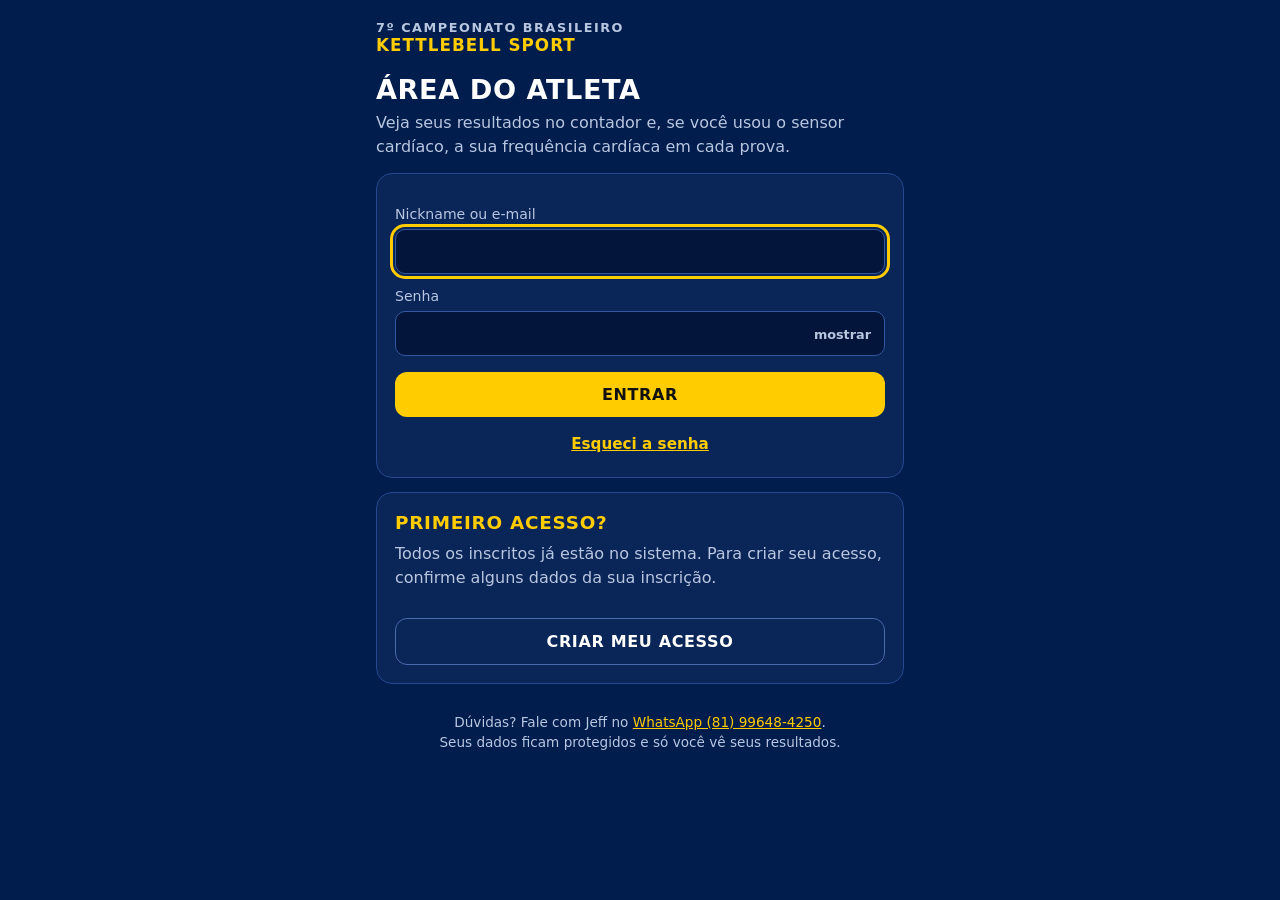
<file: atleta.html>
<!doctype html>
<html lang="pt-BR">
<head>
<meta charset="utf-8">
<meta name="viewport" content="width=device-width, initial-scale=1, viewport-fit=cover">
<meta name="robots" content="noindex, nofollow">
<meta name="theme-color" content="#011d4d">
<title>Área do atleta · 7º CONBRAKS</title>
<style>
  :root{--navy:#011d4d;--navy2:#0b2d6b;--navy3:#163d82;--yellow:#ffcc00;--white:#fff;--muted:#b9c6e0;--err:#ff8a8a;--ok:#5fd88f;--warn:#ffd24d;--card:#0a2557;--bd:#24488f}
  *{box-sizing:border-box}
  html,body{margin:0;background:var(--navy);color:var(--white);font:16px/1.5 system-ui,-apple-system,"Segoe UI",Roboto,sans-serif;-webkit-text-size-adjust:100%}
  a{color:var(--yellow)}
  .wrap{max-width:560px;margin:0 auto;padding:max(20px,env(safe-area-inset-top)) 16px 40px}
  header.top{display:flex;align-items:center;justify-content:space-between;gap:10px;margin-bottom:18px}
  .marca{font:800 .8rem/1.2 system-ui;letter-spacing:.12em;text-transform:uppercase;color:var(--muted)}
  .marca b{display:block;color:var(--yellow);font-size:1.05rem;letter-spacing:.06em}
  h1{font:800 1.7rem/1.15 system-ui;margin:0 0 6px;text-transform:uppercase;letter-spacing:.02em}
  h2{font:800 1.15rem/1.25 system-ui;margin:22px 0 8px;color:var(--yellow);text-transform:uppercase;letter-spacing:.04em}
  p{margin:0 0 12px} .sub{color:var(--muted)}
  .card{background:var(--card);border:1px solid var(--bd);border-radius:16px;padding:18px;margin-top:14px}
  label.f{display:block;font-size:.88rem;color:var(--muted);margin:12px 0 4px}
  input.in{width:100%;background:#03153a;color:#fff;border:1px solid #33589e;border-radius:10px;padding:12px;font:16px system-ui}
  input.in:focus,button:focus-visible,a:focus-visible,.opt input:focus-visible+span{outline:3px solid var(--yellow);outline-offset:2px}
  .row2{display:grid;grid-template-columns:1fr 1fr;gap:10px} @media (max-width:380px){.row2{grid-template-columns:1fr}}
  .btn{appearance:none;border:0;border-radius:12px;padding:13px 18px;font:800 1rem system-ui;cursor:pointer;background:var(--yellow);color:#111;text-transform:uppercase;letter-spacing:.04em;width:100%;margin-top:16px}
  .btn.sec{background:transparent;color:#fff;border:1px solid #4a6cad}
  .btn:disabled{opacity:.5;cursor:default}
  .link{background:none;border:0;color:var(--yellow);font:600 .95rem system-ui;cursor:pointer;padding:6px 0;text-decoration:underline}
  .msg{margin-top:12px;font-size:.95rem} .msg.err{color:var(--err)} .msg.ok{color:var(--ok)} .msg.warn{color:var(--warn)}
  .cand{display:flex;justify-content:space-between;align-items:center;gap:10px;width:100%;text-align:left;background:#03153a;color:#fff;border:1px solid #33589e;border-radius:12px;padding:14px;margin-top:8px;font:inherit;cursor:pointer}
  .cand:hover{border-color:var(--yellow)}
  fieldset.q{border:1px solid var(--bd);border-radius:14px;padding:12px 12px 6px;margin:14px 0 0}
  fieldset.q legend{font-weight:800;padding:0 6px}
  .opt{display:flex;align-items:center;gap:10px;padding:10px;border-radius:10px;cursor:pointer;margin-bottom:6px;background:#03153a;border:1px solid transparent;overflow-wrap:anywhere}
  .opt:hover{border-color:#4a6cad} .opt input{width:20px;height:20px;flex:none;accent-color:var(--yellow)}
  .opt.none{background:transparent;border:1px dashed #4a6cad;color:var(--muted)}
  .chk{display:flex;gap:10px;align-items:flex-start;margin-top:12px;font-size:.98rem} .chk input{width:22px;height:22px;flex:none;margin-top:2px;accent-color:var(--yellow)}
  .zap{display:inline-flex;align-items:center;gap:8px;background:#1f8f4e;color:#fff;text-decoration:none;font-weight:800;border-radius:12px;padding:12px 16px;margin-top:10px}
  .tbl{width:100%;border-collapse:collapse;font-size:.92rem} .tbl th,.tbl td{text-align:left;padding:8px 6px;border-bottom:1px solid var(--bd)} .tbl td.n{text-align:right}
  .kv{display:grid;grid-template-columns:repeat(auto-fill,minmax(140px,1fr));gap:8px 14px}
  .kv div span{display:block;color:var(--muted);font-size:.78rem}
  .tag{display:inline-block;background:#03153a;border:1px solid #33589e;border-radius:8px;padding:2px 8px;margin:2px 4px 2px 0;font-size:.85rem}
  .sess{display:flex;justify-content:space-between;gap:10px;width:100%;background:#03153a;border:1px solid #33589e;color:#fff;border-radius:12px;padding:12px;margin-top:8px;cursor:pointer;font:inherit;text-align:left}
  .hint{font-size:.82rem;color:var(--muted);margin-top:4px}
  .pw{position:relative} .pw button{position:absolute;right:8px;top:50%;transform:translateY(-50%);background:none;border:0;color:var(--muted);font:600 .8rem system-ui;cursor:pointer;padding:6px}
  footer{margin-top:28px;font-size:.85rem;color:var(--muted);text-align:center}
  .rel{background:#141414;border-radius:14px;padding:12px;margin-top:10px}
  .kb-mock{outline:2px dashed #ff8c00!important;outline-offset:2px}.kb-mock-tag{display:inline-block;font:700 .62rem/1 system-ui,sans-serif;letter-spacing:.06em;color:#ff8c00;border:1px dashed #ff8c00;border-radius:5px;padding:2px 5px;margin-left:6px;vertical-align:2px}
  [hidden]{display:none!important}
</style>
</head>
<body>
<div class="wrap">
  <header class="top">
    <div class="marca">7º Campeonato Brasileiro<b>Kettlebell Sport</b></div>
    <button class="link" id="sair" hidden>Sair</button>
  </header>
  <main id="app" aria-live="polite"></main>
  <footer>Dúvidas? Fale com Jeff no <a href="https://wa.me/5581996484250" target="_blank" rel="noopener">WhatsApp (81) 99648-4250</a>.<br>Seus dados ficam protegidos e só você vê seus resultados.</footer>
</div>
<script src="metricas.js"></script>
<script src="relatorio-fc.js"></script>
<script>
(function () {
  'use strict';
  // Banco (mesmo projeto do contador). A chave é a pública (anon); tudo passa por funções que conferem os dados no servidor.
  let API = { url: 'https://grwoatyylzbfsufzkeyx.supabase.co', key: 'sb_publishable_dwm3sVuoNIohAptwHD_bjg_vM21YtHC' };
  if (/^(localhost|127\.0\.0\.1)$/.test(location.hostname)) { const q = new URLSearchParams(location.search).get('api'); if (q) API = { url: q, key: 'teste' }; }   // só em testes locais
  const ZAP = 'https://wa.me/5581996484250', ZAP_TXT = '(81) 99648-4250';
  const K_SESSAO = 'kb_atleta_sessao_v1';
  const app = document.getElementById('app');
  const esc = (s) => String(s == null ? '' : s).replace(/[&<>"']/g, (c) => ({ '&': '&amp;', '<': '&lt;', '>': '&gt;', '"': '&quot;', "'": '&#39;' }[c]));
  const $ = (id) => document.getElementById(id);
  const ss = { get: () => { try { return localStorage.getItem(K_SESSAO); } catch (e) { return null; } }, set: (v) => { try { v ? localStorage.setItem(K_SESSAO, v) : localStorage.removeItem(K_SESSAO); } catch (e) {} } };
  async function rpc(fn, corpo) {
    const r = await fetch(API.url + '/rest/v1/rpc/' + fn, { method: 'POST', headers: { apikey: API.key, 'Content-Type': 'application/json' }, body: JSON.stringify(corpo) });
    const j = await r.json().catch(() => ({}));
    if (!r.ok) throw new Error(j.message || 'Erro ' + r.status);
    return j;
  }
  const zap = (txt) => '<a class="zap" href="' + ZAP + '" target="_blank" rel="noopener">' + esc(txt || 'Falar com Jeff no WhatsApp') + ' · ' + ZAP_TXT + '</a>';
  function tela(h) { app.innerHTML = h; window.scrollTo(0, 0); const f = app.querySelector('[autofocus]'); if (f) f.focus(); }
  function ocupado(btn, sim, txt) { btn.disabled = sim; if (txt) btn.textContent = txt; }
  function falhaRede(el) { el.className = 'msg err'; el.textContent = 'Não foi possível falar com o servidor. Confira a internet e tente de novo.'; }
  function olho() { app.querySelectorAll('.pw button').forEach((b) => { b.onclick = () => { const i = b.previousElementSibling; i.type = i.type === 'password' ? 'text' : 'password'; b.textContent = i.type === 'password' ? 'mostrar' : 'ocultar'; }; }); }

  // ---------- entrar ----------
  function inicio(aviso) {
    $('sair').hidden = true;
    tela('<h1>Área do atleta</h1><p class="sub">Veja seus resultados no contador e, se você usou o sensor cardíaco, a sua frequência cardíaca em cada prova.</p>' +
      '<form class="card" id="fl" novalidate><label class="f" for="u">Nickname ou e-mail</label><input class="in" id="u" autocomplete="username" autocapitalize="none" spellcheck="false" required autofocus>' +
      '<label class="f" for="p">Senha</label><div class="pw"><input class="in" id="p" type="password" autocomplete="current-password" required><button type="button">mostrar</button></div>' +
      '<button class="btn" id="be">Entrar</button><div class="msg" id="m" role="alert">' + (aviso ? esc(aviso) : '') + '</div>' +
      '<p style="margin:12px 0 0;text-align:center"><button type="button" class="link" id="esq">Esqueci a senha</button></p></form>' +
      '<div class="card"><h2 style="margin-top:0">Primeiro acesso?</h2><p class="sub">Todos os inscritos já estão no sistema. Para criar seu acesso, confirme alguns dados da sua inscrição.</p><button class="btn sec" id="cad">Criar meu acesso</button></div>');
    olho();
    $('esq').onclick = () => busca(true);
    $('cad').onclick = () => busca(false);
    $('fl').onsubmit = async (e) => {
      e.preventDefault(); const m = $('m'), b = $('be');
      const u = $('u').value.trim(), p = $('p').value;
      if (!u || !p) { m.className = 'msg err'; m.textContent = 'Preencha o nickname (ou e-mail) e a senha.'; return; }
      ocupado(b, true, 'Entrando…');
      try {
        const j = await rpc('login', { usuario: u, senha: p });
        if (j.ok) { ss.set(j.sessao); return painel(); }
        m.className = 'msg err';
        m.innerHTML = j.erro === 'bloqueado' ? 'Muitas tentativas com senha errada. Espere 15 minutos ou use "Esqueci a senha".' : 'Nickname, e-mail ou senha não conferem.';
      } catch (x) { falhaRede(m); }
      ocupado(b, false, 'Entrar');
    };
  }

  // ---------- cadastro / recuperação ----------
  let fluxo = { recuperar: false, nome: '', sobrenome: '', atleta: null, token: null, nomeCompleto: '' };
  function busca(recuperar) {
    fluxo = { recuperar, nome: '', sobrenome: '', atleta: null, token: null, nomeCompleto: '' };
    tela('<h1>' + (recuperar ? 'Recuperar acesso' : 'Criar meu acesso') + '</h1><p class="sub">' + (recuperar ? 'Para criar uma senha nova, confirme os dados da sua inscrição.' : 'Passo 1 de 3: encontre a sua inscrição.') + '</p>' +
      '<form class="card" id="fb" novalidate><div class="row2"><div><label class="f" for="n">Primeiro nome</label><input class="in" id="n" autocomplete="given-name" required autofocus></div>' +
      '<div><label class="f" for="s">Sobrenome</label><input class="in" id="s" autocomplete="family-name" required></div></div>' +
      '<p class="hint">Use o primeiro nome e um dos sobrenomes, como na inscrição.</p><button class="btn" id="bb">Procurar minha inscrição</button><div class="msg" id="m" role="alert"></div></form>' +
      '<p style="text-align:center"><button class="link" id="v">Voltar</button></p>');
    $('v').onclick = () => inicio();
    $('fb').onsubmit = async (e) => {
      e.preventDefault(); const m = $('m'), b = $('bb');
      const n = $('n').value.trim(), s = $('s').value.trim();
      if (n.length < 2 || s.length < 2) { m.className = 'msg err'; m.textContent = 'Preencha o primeiro nome e o sobrenome.'; return; }
      ocupado(b, true, 'Procurando…');
      try {
        const lista = await rpc('quiz_buscar', { nome: n, sobrenome: s });
        fluxo.nome = n; fluxo.sobrenome = s;
        if (!lista.length) {
          m.className = 'msg warn'; m.innerHTML = 'Não encontramos uma inscrição com esse nome. Confira a grafia ou tente outro sobrenome. Se não der certo, fale com a organização.<br>' + zap();
          ocupado(b, false, 'Procurar minha inscrição'); return;
        }
        candidatos(lista);
      } catch (x) { falhaRede(m); ocupado(b, false, 'Procurar minha inscrição'); }
    };
  }
  function candidatos(lista) {
    const nome = esc(fluxo.nome + ' ' + fluxo.sobrenome);
    tela('<h1>É você?</h1><p class="sub">' + (lista.length > 1 ? 'Encontramos mais de uma inscrição com esse nome. Escolha a sua pela cidade.' : 'Encontramos esta inscrição.') + '</p>' +
      '<div class="card">' + lista.map((c, i) => '<button class="cand" data-i="' + i + '"><span><strong>' + nome + '</strong><br><span class="sub">' + esc([c.cidade, c.uf].filter(Boolean).join(' / ') || 'cidade não informada') + '</span></span><span aria-hidden="true">›</span></button>').join('') +
      '<p class="hint" style="margin-top:12px">Não é você? <button class="link" id="v">Procurar de novo</button></p></div>');
    $('v').onclick = () => busca(fluxo.recuperar);
    app.querySelectorAll('.cand').forEach((b) => { b.onclick = () => quiz(lista[+b.dataset.i]); });
  }
  const PERG = { equipe: 'Qual é a sua equipe?', nascimento: 'Qual é a sua data de nascimento?', telefone: 'Qual é o seu WhatsApp?', email: 'Qual é o seu e-mail?' };
  async function quiz(c) {
    fluxo.atleta = c;
    tela('<h1>Confirme seus dados</h1><p class="sub">Carregando…</p>');
    let j; try { j = await rpc('quiz_iniciar', { atleta_id: c.id }); } catch (x) { tela('<h1>Confirme seus dados</h1><div class="msg err">Não foi possível falar com o servidor. Confira a internet e tente de novo.</div><button class="btn sec" id="v">Voltar</button>'); $('v').onclick = () => busca(fluxo.recuperar); return; }
    if (!j.ok) {
      const txt = j.erro === 'menor' ? '<p>Para atletas menores de idade, o acesso é liberado pela organização junto com o responsável.</p>' + zap('Pedir liberação ao Jeff')
        : j.erro === 'bloqueado' ? '<p>Você já usou as 5 tentativas de hoje. Tente amanhã ou fale com a organização.</p>' + zap()
        : '<p>Não foi possível abrir o questionário.</p>' + zap();
      tela('<h1>Confirme seus dados</h1><div class="card">' + txt + '</div><p style="text-align:center"><button class="link" id="v">Voltar ao início</button></p>');
      $('v').onclick = () => inicio(); return;
    }
    tela('<h1>Confirme seus dados</h1><p class="sub">' + (fluxo.recuperar ? '' : 'Passo 2 de 3. ') + 'Marque a opção certa em cada pergunta. Parte dos dados aparece escondida com *. Se nenhuma for a sua, marque "Nenhuma das alternativas".</p>' +
      '<form class="card" id="fq" novalidate>' + j.perguntas.map((p, i) => '<fieldset class="q"><legend>' + (i + 1) + '. ' + esc(PERG[p.tipo] || p.tipo) + '</legend>' +
        p.alternativas.map((a, k) => '<label class="opt' + (k === 5 ? ' none' : '') + '"><input type="radio" name="q' + i + '" value="' + k + '"><span>' + esc(a) + '</span></label>').join('') + '</fieldset>').join('') +
      '<p class="hint" style="margin-top:12px">Tentativas restantes hoje: <strong id="tr">' + j.tentativas_restantes + '</strong> de 5.</p>' +
      '<button class="btn" id="bq">Conferir</button><div class="msg" id="m" role="alert"></div></form>' +
      '<p style="text-align:center"><button class="link" id="v">Voltar</button></p>');
    $('v').onclick = () => busca(fluxo.recuperar);
    $('fq').onsubmit = async (e) => {
      e.preventDefault(); const m = $('m'), b = $('bq');
      const resp = j.perguntas.map((p, i) => { const r = app.querySelector('input[name="q' + i + '"]:checked'); return r ? +r.value : null; });
      if (resp.some((r) => r === null)) { m.className = 'msg err'; m.textContent = 'Responda as 4 perguntas.'; return; }
      ocupado(b, true, 'Conferindo…');
      try {
        const r = await rpc('quiz_concluir', { atleta_id: c.id, respostas: resp });
        if (r.ok) { fluxo.token = r.token; fluxo.nomeCompleto = r.nome; fluxo.sugestao = r.nickname_sugerido; fluxo.existe = r.conta_existente; return confirma(); }
        if (r.erro === 'bloqueado') { tela('<h1>Confirme seus dados</h1><div class="card"><p>Alguma resposta não confere e você usou as 5 tentativas de hoje.</p><p>Tente de novo amanhã ou fale com a organização.</p>' + zap() + '</div><p style="text-align:center"><button class="link" id="v">Voltar ao início</button></p>'); $('v').onclick = () => inicio(); return; }
        m.className = 'msg err'; m.innerHTML = 'Alguma resposta não confere. Você ainda tem <strong>' + r.tentativas_restantes + '</strong> tentativa(s) hoje.';
        $('tr').textContent = r.tentativas_restantes;
      } catch (x) { falhaRede(m); }
      ocupado(b, false, 'Conferir');
    };
  }
  function confirma() {
    tela('<h1>Confirmação</h1><div class="card"><p>Encontramos a inscrição de <strong>' + esc(fluxo.nomeCompleto) + '</strong>.</p>' +
      '<label class="chk"><input type="checkbox" id="ck"><span>Confirmo que sou <strong>' + esc(fluxo.nomeCompleto) + '</strong> e que os dados conferidos são meus.</span></label>' +
      '<button class="btn" id="bc" disabled>Continuar</button></div>');
    $('ck').onchange = (e) => { $('bc').disabled = !e.target.checked; };
    $('bc').onclick = conta;
  }
  function conta() {
    const tit = fluxo.existe ? 'Nova senha' : 'Crie seu acesso';
    tela('<h1>' + tit + '</h1><p class="sub">' + (fluxo.recuperar || fluxo.existe ? '' : 'Passo 3 de 3. ') + 'Você vai entrar com o nickname (ou com o seu e-mail cadastrado) e a senha.</p>' +
      '<form class="card" id="fc" novalidate><label class="f" for="nk">Nickname</label><input class="in" id="nk" value="' + esc(fluxo.sugestao || '') + '" autocapitalize="none" spellcheck="false" autocomplete="username" required>' +
      '<p class="hint">Sugestão automática; pode mudar. Use de 3 a 30 letras minúsculas, números, ponto ou _ (sem espaço e sem acento).</p>' +
      '<label class="f" for="s1">Senha nova</label><div class="pw"><input class="in" id="s1" type="password" autocomplete="new-password" required minlength="6"><button type="button">mostrar</button></div><p class="hint">Mínimo de 6 caracteres.</p>' +
      '<label class="f" for="s2">Repita a senha</label><div class="pw"><input class="in" id="s2" type="password" autocomplete="new-password" required><button type="button">mostrar</button></div>' +
      '<button class="btn" id="bs">Salvar</button><div class="msg" id="m" role="alert"></div></form>');
    olho();
    $('nk').addEventListener('input', (e) => { const v = e.target.value.toLowerCase().normalize('NFD').replace(/[̀-ͯ]/g, '').replace(/[^a-z0-9._]/g, ''); if (v !== e.target.value) e.target.value = v; });
    $('fc').onsubmit = async (e) => {
      e.preventDefault(); const m = $('m'), b = $('bs');
      const nk = $('nk').value.trim(), s1 = $('s1').value, s2 = $('s2').value;
      m.className = 'msg err';
      if (!/^[a-z0-9._]{3,30}$/.test(nk)) { m.textContent = 'Nickname inválido: use de 3 a 30 letras minúsculas, números, ponto ou _.'; return; }
      if (s1.length < 6) { m.textContent = 'A senha precisa ter pelo menos 6 caracteres.'; return; }
      if (s1 !== s2) { m.textContent = 'As duas senhas não são iguais.'; return; }
      ocupado(b, true, 'Salvando…');
      try {
        const r = await rpc('conta_definir', { token: fluxo.token, nickname: nk, senha: s1 });
        if (r.ok) return sucesso(r.nickname, s1);
        m.textContent = r.erro === 'nickname_em_uso' ? 'Esse nickname já é de outra pessoa. Escolha outro.' : r.erro === 'token' ? 'O tempo para concluir acabou (20 minutos). Faça a confirmação de novo.' : 'Não foi possível salvar. Tente de novo.';
      } catch (x) { falhaRede(m); }
      ocupado(b, false, 'Salvar');
    };
  }
  function sucesso(nk, senha) {
    tela('<h1>Pronto!</h1><div class="card"><p class="msg ok" style="margin-top:0;font-weight:700">' + (fluxo.existe ? 'Sua senha foi trocada.' : 'Seu acesso foi criado.') + '</p>' +
      '<p>Entre com o nickname <strong>' + esc(nk) + '</strong> ou com o seu e-mail cadastrado, e a senha que você acabou de criar.</p>' +
      '<p class="sub">Se esquecer a senha, é só fazer o cadastro de novo pelo link "Esqueci a senha" (as mesmas perguntas). Dúvidas: fale com o Jeff.</p>' + zap() +
      '<button class="btn" id="be">Ver meus resultados</button></div>');
    $('be').onclick = async () => {
      try { const j = await rpc('login', { usuario: nk, senha }); if (j.ok) { ss.set(j.sessao); return painel(); } } catch (x) {}
      inicio('Entre com o seu nickname e a senha.');
    };
  }

  // ---------- painel ----------
  let mostrarC = false;
  async function painel() {
    const s = ss.get(); if (!s) return inicio();
    tela('<h1>Meus resultados</h1><p class="sub">Carregando…</p>');
    let d; try { d = await rpc('atleta_meus_dados', { sessao: s }); } catch (x) { tela('<h1>Meus resultados</h1><div class="msg err">Não foi possível falar com o servidor. Confira a internet.</div><button class="btn sec" id="t">Tentar de novo</button>'); $('t').onclick = painel; return; }
    if (!d.ok) { ss.set(null); return inicio('Sua sessão expirou. Entre de novo.'); }
    $('sair').hidden = false;
    $('sair').onclick = async () => { try { await rpc('atleta_sair', { sessao: s }); } catch (x) {} ss.set(null); inicio(); };
    const kv = [['Equipe', d.equipe], ['Cidade', [d.cidade, d.uf].filter(Boolean).join(' / ')], ['Idade no evento', d.idade], ['Classe de peso (10 min)', d.classe_10], ['Classe de peso (12/30 min)', d.classe_12_30],
      ['Peso na pesagem', d.pesagem && d.pesagem.peso_kg != null ? String(d.pesagem.peso_kg).replace('.', ',') + ' kg' : null], ['FC de repouso', d.pesagem && d.pesagem.fc_repouso != null ? d.pesagem.fc_repouso + ' bpm' : null]].filter((x) => x[1] != null && x[1] !== '');
    const dur = (x) => x == null ? '–' : Math.floor(x / 60) + ':' + String(x % 60).padStart(2, '0');
    tela('<h1' + (d.mock ? ' class="kb-mock"' : '') + '>' + esc(d.apelido || d.nome) + (d.mock ? '<span class="kb-mock-tag" title="Dado fictício (mock)">MOCK</span>' : '') + '</h1><p class="sub">Conectado como <strong>' + esc(d.nickname) + '</strong></p>' +
      '<div class="card"><h2 style="margin-top:0">Minha inscrição</h2><div class="kv">' + kv.map((x) => '<div><span>' + esc(x[0]) + '</span>' + esc(x[1]) + '</div>').join('') + '</div>' +
      ((d.inscricoes || []).length ? '<p style="margin:12px 0 0">' + d.inscricoes.map((i) => '<span class="tag">' + esc(i.prova) + (i.carga_kg ? ' · ' + esc(i.carga_kg) + ' kg' : '') + ((i.categorias || []).length ? ' · ' + esc(i.categorias.join(' + ')) : '') + '</span>').join('') + '</p>' : '') + '</div>' +
      '<div class="card"><h2 style="margin-top:0">Resultados no contador</h2>' + ((d.provas || []).length ? '<table class="tbl"><tr><th>Prova</th><th class="n">Repetições</th><th class="n">No count</th><th class="n">Tempo</th></tr>' + d.provas.map((p) => '<tr' + (p.mock ? ' class="kb-mock"' : '') + '><td>' + esc(p.movimento || 'Prova') + '<br><span class="sub" style="font-size:.8rem">' + (p.inicio ? new Date(p.inicio).toLocaleString('pt-BR', { day: '2-digit', month: '2-digit', hour: '2-digit', minute: '2-digit' }) : '') + (p.pista ? ' · plataforma ' + esc(p.pista) : '') + '</span></td><td class="n"><strong>' + (p.reps != null ? p.reps : '–') + '</strong></td><td class="n">' + (p.no_counts != null ? p.no_counts : '–') + '</td><td class="n">' + dur(p.duracao_s) + '</td></tr>').join('') + '</table>' : '<p class="sub">Seus resultados aparecem aqui depois das provas.</p>') + '</div>' +
      '<div class="card"><h2 style="margin-top:0">Frequência cardíaca</h2>' + ((d.fc || []).length ? d.fc.map((f, i) => '<button class="sess' + (f.simulado ? ' kb-mock' : '') + '" data-i="' + i + '"><span><strong>' + esc(f.movimento || 'Prova') + '</strong><br><span class="sub" style="font-size:.85rem">' + new Date(f.inicio).toLocaleString('pt-BR', { day: '2-digit', month: '2-digit', hour: '2-digit', minute: '2-digit' }) + ' · ' + (f.score || 0) + ' repetições' + (f.simulado ? ' · SIMULADO' + '<span class="kb-mock-tag" title="Dado fictício (mock)">MOCK</span>' : '') + '</span></span><span aria-hidden="true">ver ›</span></button><div class="rel" id="r' + i + '" hidden></div>').join('') : '<p class="sub">Se você usou o sensor cardíaco numa prova, o relatório aparece aqui.</p>') + '</div>');
    const perfil = { sexo: /^m/i.test(d.sexo || '') ? 'M' : (/^f/i.test(d.sexo || '') ? 'F' : undefined), idade: d.idade, peso: d.pesagem && d.pesagem.peso_kg != null ? +d.pesagem.peso_kg : undefined, fcRepouso: d.pesagem && d.pesagem.fc_repouso != null ? +d.pesagem.fc_repouso : undefined };
    { const pc = KBMetricas.picoCampeonato ? KBMetricas.picoCampeonato(d.fc || []) : { valor: null, sessoes: [] }; if (pc.valor !== null) { perfil.picoHistorico = pc.valor; perfil.picoSessoes = pc.sessoes; } }   // referência: maior FC média de 5 s no campeonato
    const abre = (i) => {
      const el = $('r' + i);
      el.innerHTML = '<label class="chk" style="margin:0 0 6px;color:#ccc;font-size:.88rem"><input type="checkbox" class="mc"' + (mostrarC ? ' checked' : '') + '> Mostrar estimativas (calorias, FCmáx pela idade)</label>' + KBRelFC.html(d.fc[i], perfil, { estimativas: mostrarC });
      KBRelFC.liga(el); el.querySelector('.mc').onchange = (e) => { mostrarC = e.target.checked; abre(i); };
    };
    app.querySelectorAll('.sess').forEach((b) => { b.onclick = () => { const el = $('r' + b.dataset.i); el.hidden = !el.hidden; if (!el.hidden) abre(+b.dataset.i); }; });
  }

  ss.get() ? painel() : inicio();
})();
</script>
</body>
</html>
</file>
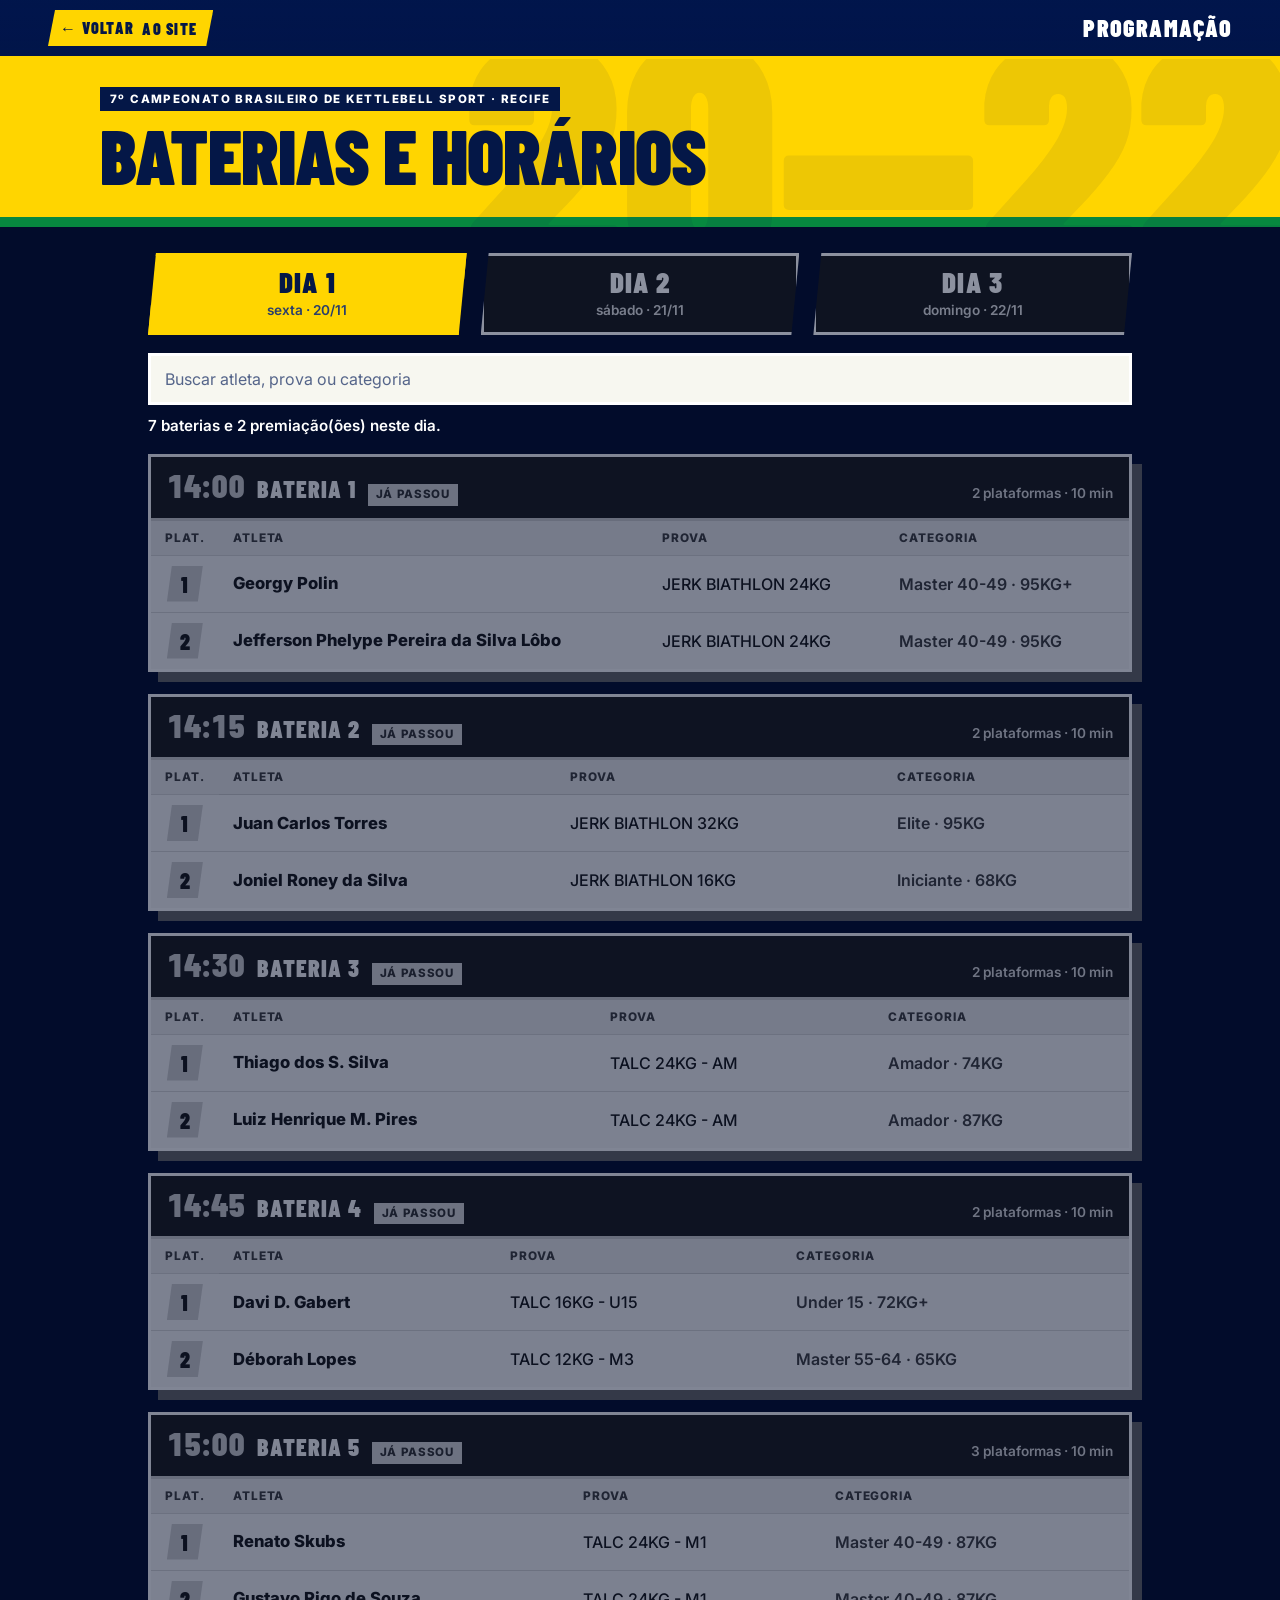
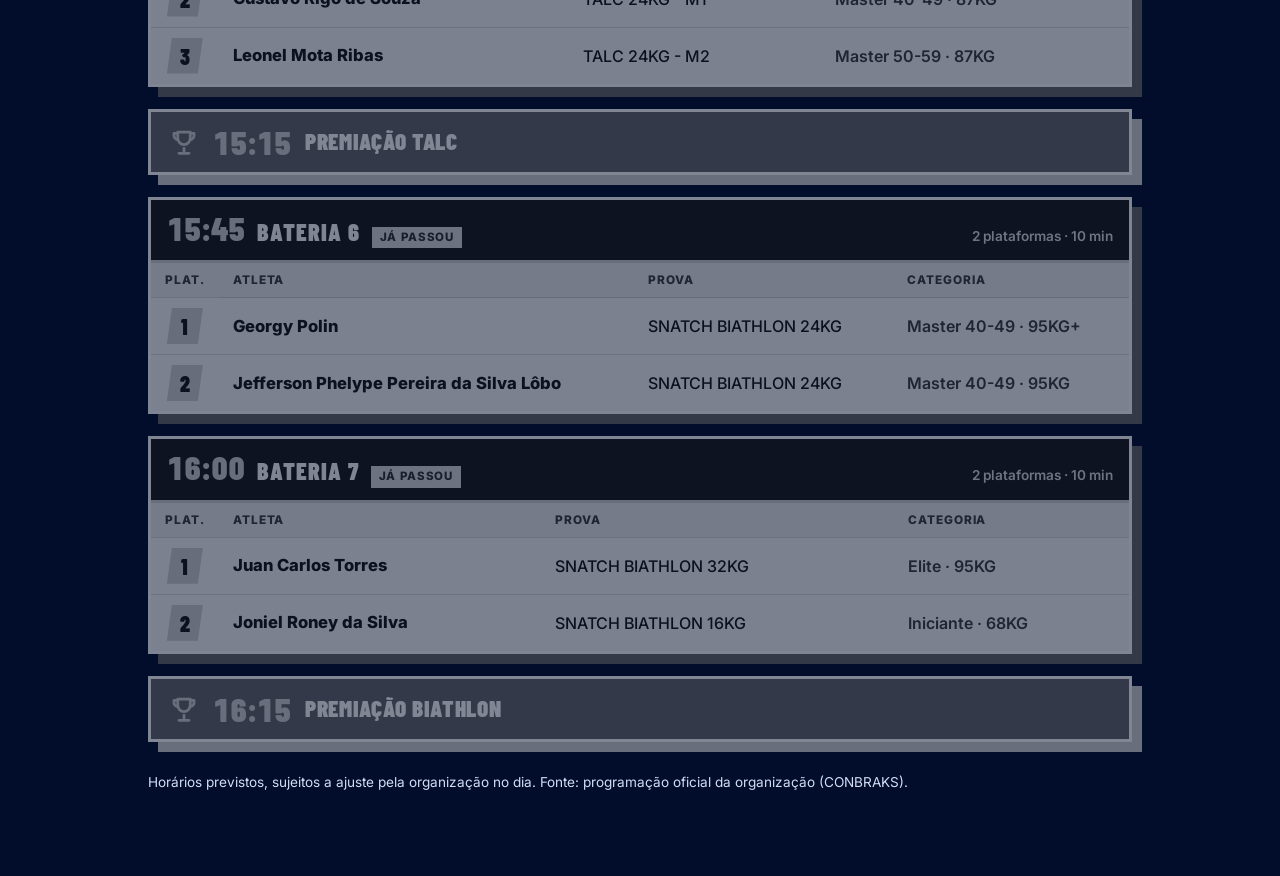
<file: programacao.html>
<!DOCTYPE html>
<html lang="pt-BR">
<head>
<meta charset="utf-8">
<meta name="viewport" content="width=device-width, initial-scale=1, viewport-fit=cover">
<meta name="theme-color" content="#021b63">
<title>Programação das baterias · 7º Campeonato Brasileiro de Kettlebell Sport</title>
<meta name="description" content="Baterias, horários, plataformas, atletas, provas e premiações do 7º Campeonato Brasileiro de Kettlebell Sport, Recife, 20 a 22 de novembro de 2026.">
<link rel="preconnect" href="https://fonts.googleapis.com"><link rel="preconnect" href="https://fonts.gstatic.com" crossorigin>
<link href="https://fonts.googleapis.com/css2?family=Barlow+Condensed:wght@600;700;800;900&family=Inter:wght@400;500;600;700;800&display=swap" rel="stylesheet">
<style>
/* v3 (18/11): linguagem do site principal — cartaz esportivo: azul da marca, faixa amarela com base verde,
   sombras sólidas deslocadas, recortes inclinados, títulos Barlow Condensed. Leitura das tabelas em papel claro. */
:root{
  --navy:#021b63; --blue:#043b9c; --blue-bright:#0875d1; --green:#07883f; --yellow:#ffd500;
  --paper:#f7f7f0; --ink:#041747; --ink-2:#2b3f6b; --muted:#d0def5;
  --display:"Barlow Condensed","Arial Narrow",sans-serif; --body:Inter,system-ui,-apple-system,"Segoe UI",sans-serif;
  --z-sticky:10; --z-modal:100;
}
*{box-sizing:border-box} html{-webkit-text-size-adjust:100%}
body{margin:0;background:#020c2b;color:#fff;font:16px/1.5 var(--body);overflow-x:hidden}
a{color:inherit}
.top{position:sticky;top:0;z-index:var(--z-sticky);background:linear-gradient(180deg,rgba(1,22,77,.97),rgba(1,22,77,.9));color:#fff;padding:10px clamp(14px,4vw,48px);display:flex;align-items:center;gap:14px;border-bottom:3px solid var(--yellow)}
.top a.back{display:inline-flex;align-items:center;gap:8px;text-decoration:none;font:900 1rem var(--display);letter-spacing:.08em;text-transform:uppercase;background:var(--yellow);color:var(--ink);padding:8px 16px 8px 12px;clip-path:polygon(7px 0,100% 0,calc(100% - 7px) 100%,0 100%);box-shadow:4px 4px 0 var(--green)}
.top a.back:hover,.top a.back:focus-visible{background:#fff;outline:none}
.top a.back{white-space:nowrap}
@media (max-width:420px){.top a.back .lg{display:none}}
.top strong{font:900 clamp(1.1rem,3.2vw,1.5rem)/1 var(--display);letter-spacing:.06em;text-transform:uppercase;margin-left:auto}
.hero{position:relative;overflow:hidden;background:var(--yellow);color:var(--ink);padding:26px clamp(14px,4vw,48px) 40px;box-shadow:inset 0 -10px 0 var(--green)}
.hero:before{content:"20—22";white-space:nowrap;position:absolute;right:-.04em;top:-.2em;color:rgba(4,23,71,.07);font:900 min(34vw,340px)/.9 var(--display);pointer-events:none}
.hero-in{position:relative;max-width:1080px;margin:0 auto}
.hero p.tag{display:inline-block;margin:0 0 10px;padding:5px 10px;background:var(--ink);color:#fff;font:800 .72rem var(--body);letter-spacing:.12em;text-transform:uppercase}
h1{font:900 clamp(2.6rem,8vw,4.8rem)/.86 var(--display);text-transform:uppercase;margin:0;letter-spacing:-.01em;text-wrap:balance}
.hero .lead{color:var(--ink-2);max-width:62ch;margin:0;font-weight:500}
.wrap{max-width:1080px;margin:0 auto;padding:26px clamp(14px,4vw,48px) 70px}
.dias{display:grid;grid-template-columns:repeat(3,1fr);gap:14px;margin:0 0 18px}
.dia{appearance:none;border:3px solid #fff;background:var(--navy);color:#fff;padding:12px 8px;cursor:pointer;font:inherit;text-align:center;clip-path:polygon(8px 0,100% 0,calc(100% - 8px) 100%,0 100%);transition:transform .18s cubic-bezier(.22,1,.36,1),background-color .2s ease}
.dia:hover{transform:translateY(-2px);background:var(--blue-bright)}
.dia:focus-visible{outline:3px solid var(--yellow);outline-offset:3px}
.dia b{display:block;font:900 1.8rem/1 var(--display);letter-spacing:.04em;text-transform:uppercase}
.dia span{display:block;font-size:.85rem;font-weight:600;color:var(--muted);margin-top:3px}
.dia[aria-selected=true]{background:var(--yellow);color:var(--ink);border-color:var(--yellow)} .dia[aria-selected=true] span{color:var(--ink-2)}
.dia .hoje{display:inline-block;margin-top:5px;font:800 .7rem var(--body);letter-spacing:.08em;text-transform:uppercase;background:var(--green);color:#fff;padding:2px 8px}
.dia .falta{display:flex;align-items:center;justify-content:center;gap:5px;margin-top:6px;font:800 .85rem var(--body);font-variant-numeric:tabular-nums;color:var(--yellow)}
.dia[aria-selected=true] .falta{color:var(--ink)}
.dia .falta svg{width:14px;height:14px;flex:none}
.busca{display:flex;gap:8px;margin:0 0 10px} .busca[hidden]{display:none}
.busca input{flex:1;min-width:0;padding:13px 14px;font:16px var(--body);border:3px solid #fff;border-radius:0;background:var(--paper);color:var(--ink)}
.busca input::placeholder{color:#55658a}
.busca input:focus{outline:none;border-color:var(--yellow);box-shadow:5px 5px 0 var(--green)}
.info{color:#fff;font-size:.95rem;margin:0 0 16px;font-weight:600}
.lista{display:flex;flex-direction:column;gap:22px}
.bat{background:var(--paper);color:var(--ink);border:3px solid #fff;box-shadow:10px 10px 0 var(--green)}
.bat header{display:flex;align-items:baseline;gap:12px;flex-wrap:wrap;padding:12px 16px;background:var(--navy);color:#fff;border-bottom:3px solid var(--yellow)}
.bat header time{font:900 2rem/1 var(--display);color:var(--yellow);font-variant-numeric:tabular-nums}
.bat header h2{margin:0;font:900 1.5rem/1 var(--display);text-transform:uppercase;letter-spacing:.04em}
.bat header small{color:var(--muted);font-size:.85rem;margin-left:auto;font-weight:600}
table{width:100%;border-collapse:collapse}
th,td{padding:10px 14px;text-align:left;vertical-align:middle;border-bottom:1px solid rgba(4,23,71,.14)}
th{font:800 .74rem var(--body);letter-spacing:.08em;text-transform:uppercase;color:var(--ink-2);background:#ecebe1}
td.pl{width:64px;text-align:center}
td.pl span{display:inline-flex;width:36px;height:36px;align-items:center;justify-content:center;background:var(--yellow);color:var(--ink);font:900 1.35rem var(--display);clip-path:polygon(5px 0,100% 0,calc(100% - 5px) 100%,0 100%)}
td.nm{font-weight:800;color:var(--ink);font-size:1.04rem}
td.pv{color:var(--ink);font-weight:500} td.ct{color:var(--ink-2);font-weight:600}
tr:last-child td{border-bottom:0}
tr.achou td{background:#fff1a6}
/* já passou (2 h de folga para atrasos): cinza; a próxima bateria ganha destaque */
.bat,.prem{transition:filter .4s ease,opacity .4s ease}
.bat.passou,.prem.passou{filter:grayscale(1);opacity:.5}
.bat header .tempo{display:none;font:800 .72rem/1 var(--body);letter-spacing:.06em;text-transform:uppercase;padding:5px 8px;background:var(--yellow);color:var(--ink)}
.bat.passou header .tempo{display:inline-block;background:#d9d9d9;color:#333}
.bat.proxima header .tempo,.bat.agora header .tempo{display:inline-block}
.bat.agora header .tempo{background:var(--green);color:#fff}
.bat.proxima,.bat.agora{outline:3px solid var(--yellow);outline-offset:4px}
.dia.passou:not([aria-selected=true]){filter:grayscale(1);opacity:.55}
.prem{display:flex;align-items:center;gap:14px;padding:14px 18px;background:var(--green);color:#fff;border:3px solid #fff;box-shadow:10px 10px 0 var(--yellow)}
.prem time{font:900 2rem/1 var(--display);font-variant-numeric:tabular-nums;color:var(--yellow)}.prem b{font:900 1.45rem/1.05 var(--display);text-transform:uppercase;letter-spacing:.03em}
.prem svg{width:30px;height:30px;flex:none;color:var(--yellow)}
.vazio{padding:18px;background:var(--paper);color:var(--ink);border:3px dashed #fff}
.trava{position:relative;overflow:hidden;display:flex;flex-direction:column;align-items:center;text-align:center;gap:8px;padding:36px 18px;background:var(--navy);border:3px solid #fff;box-shadow:12px 12px 0 var(--green)}
.trava:before{content:"18H";position:absolute;left:-.04em;bottom:-.25em;color:rgba(8,117,209,.35);font:900 min(40vw,260px)/.9 var(--display);pointer-events:none}
.trava > *{position:relative}
.trava svg{width:46px;height:46px;color:var(--yellow)}
.trava h2{margin:0;font:900 1.8rem/1 var(--display);text-transform:uppercase;color:#fff}
.trava p{margin:0;color:var(--muted);max-width:46ch}
.trava .relogio{font:900 clamp(2.6rem,9vw,4.4rem)/1 var(--display);color:var(--yellow);font-variant-numeric:tabular-nums;letter-spacing:.02em;margin:6px 0}
.rodape{margin-top:30px;color:var(--muted);font-size:.85rem}
/* PIN (mesmo visual e animação da página principal) */
.kbp{position:fixed;inset:0;z-index:var(--z-modal);display:flex;align-items:center;justify-content:center;padding:20px;background:rgba(2,10,30,.5);animation:kbp-fade .25s ease both}
.kbp[hidden]{display:none}
.kbp__input{width:min(260px,80vw);height:64px;padding:0 16px;border:0;border-radius:12px;background:rgba(255,255,255,.92);color:#021b63;text-align:center;font:700 2rem/1 Inter,Arial,sans-serif;letter-spacing:.5em;text-indent:.5em;box-shadow:0 10px 40px rgba(0,0,0,.45);outline:0;transition:background-color .2s ease}
.kbp__input::placeholder{color:#8f9bb8;letter-spacing:.4em}
.kbp__card{width:100%;max-width:380px;padding:22px 20px;border-radius:14px;background:#fff;color:#021b63;text-align:center;box-shadow:0 14px 50px rgba(0,0,0,.55);animation:kbp-pop .28s cubic-bezier(.22,1,.36,1) both}
.kbp__card h2{margin:0 0 10px;font:800 1.35rem/1.1 Inter,Arial,sans-serif;text-transform:uppercase;letter-spacing:.04em}
.kbp__card p{margin:0 0 10px} .kbp__close{width:100%;padding:12px;border:2px solid #cfd6e6;border-radius:10px;background:transparent;color:#021b63;font:700 .95rem Inter,Arial,sans-serif;cursor:pointer}
@keyframes kbp-fade{from{opacity:0}to{opacity:1}}
@keyframes kbp-pop{from{opacity:0;transform:scale(.9) translateY(8px)}to{opacity:1;transform:none}}
/* árbitros (só com o PIN): aba presa à esquerda de cada bateria; o cartão só desliza o necessário para a aba caber */
.lista{--ext:250px}
td.pl,th.pl{position:relative}
.arb-ext{position:absolute;top:0;bottom:0;right:calc(100% + 3px);width:var(--ext);box-sizing:border-box;display:flex;flex-direction:column;justify-content:center;gap:3px;
  padding:6px 12px;background:var(--navy);color:#fff;text-align:left;border-bottom:1px solid rgba(255,255,255,.16);clip-path:inset(0 0 0 100%);animation:arb-sai .6s cubic-bezier(.22,1,.36,1) forwards}
tr:last-child .arb-ext{border-bottom:0}
.arb-ext .in{display:flex;flex-direction:column;gap:3px}
.arb-ext b{font:700 .92rem/1.2 var(--body);color:#fff}
.arb-ext small{display:block;font:500 .74rem/1.3 var(--body);color:var(--muted)}
.arb-ext .rsv{align-self:flex-start;font-style:normal;font:800 .66rem/1 var(--body);letter-spacing:.06em;text-transform:uppercase;background:var(--yellow);color:var(--ink);padding:3px 6px}
th .arb-ext{justify-content:center;background:var(--green);font:800 .74rem var(--body);letter-spacing:.08em;text-transform:uppercase;color:#fff;padding:0 12px}
.lista.com-arb .bat{margin-left:max(0px,calc(var(--ext) + 14px - max(0px,(100vw - 1080px) / 2) - clamp(14px,4vw,48px)));transition:margin-left .55s cubic-bezier(.22,1,.36,1)}
@keyframes arb-sai{from{clip-path:inset(0 0 0 100%)}to{clip-path:inset(0 0 0 0)}}
@media(max-width:640px){
  thead{display:none} table,tbody,tr,td{display:block;width:100%}
  tr{display:grid;grid-template-columns:50px 1fr;column-gap:10px;padding:10px 14px;border-bottom:1px solid rgba(4,23,71,.14)}
  .bat,.prem{box-shadow:6px 6px 0 var(--green)} .prem{box-shadow:6px 6px 0 var(--yellow)} .dias{gap:8px}
  tr:last-child{border-bottom:0} td{border:0;padding:0}
  td.pl{grid-row:1/span 3;width:auto} td.nm{font-size:1.05rem}
  .lista{--ext:124px} .arb-ext{top:-10px;bottom:-10px;right:calc(100% + 17px);padding:6px 8px} .arb-ext b{font-size:.8rem} .arb-ext small{font-size:.68rem}
  td.pv{font-size:.95rem} td.ct{font-size:.88rem}
  .bat header small{margin-left:0;width:100%}
  .dia b{font-size:1.4rem} .dia .falta{font-size:.74rem;padding:3px 5px}
}
@media(prefers-reduced-motion:reduce){*{animation:none!important;transition:none!important}.arb-ext{clip-path:none}}
</style>
</head>
<body>
<div class="top"><a class="back" href="index.html">← Voltar<span class="lg"> ao site</span></a><strong>Programação</strong></div>
<div class="hero"><div class="hero-in">
  <p class="tag">7º Campeonato Brasileiro de Kettlebell Sport · Recife</p>
  <h1>Baterias e horários</h1>
</div></div>
<main class="wrap">
  <div class="dias" role="tablist" aria-label="Dia" id="dias"></div>
  <div class="busca" id="buscabox"><input id="q" type="search" placeholder="Buscar atleta, prova ou categoria" autocomplete="off" aria-label="Buscar atleta, prova ou categoria"></div>
  <p class="info" id="info" aria-live="polite"></p>
  <div class="lista" id="lista"></div>
  <p class="rodape">Horários previstos, sujeitos a ajuste pela organização no dia. Fonte: programação oficial da organização (CONBRAKS).</p>
</main>
<script type="application/json" id="dados">{"flights":[{"dia_n":1,"numero":1,"horario":"14:00","duracao_min":10,"atletas":[{"plataforma":1,"nome":"Georgy Polin","prova":"JERK BIATHLON 24KG","categoria":"Master 40-49","categoria_peso":"95KG+"},{"plataforma":2,"nome":"Jefferson Phelype Pereira da Silva Lôbo","prova":"JERK BIATHLON 24KG","categoria":"Master 40-49","categoria_peso":"95KG"}]},{"dia_n":1,"numero":2,"horario":"14:15","duracao_min":10,"atletas":[{"plataforma":1,"nome":"Juan Carlos Torres","prova":"JERK BIATHLON 32KG","categoria":"Elite","categoria_peso":"95KG"},{"plataforma":2,"nome":"Joniel Roney da Silva","prova":"JERK BIATHLON 16KG","categoria":"Iniciante","categoria_peso":"68KG"}]},{"dia_n":1,"numero":3,"horario":"14:30","duracao_min":10,"atletas":[{"plataforma":1,"nome":"Thiago dos S. Silva","prova":"TALC 24KG - AM","categoria":"Amador","categoria_peso":"74KG"},{"plataforma":2,"nome":"Luiz Henrique M. Pires","prova":"TALC 24KG - AM","categoria":"Amador","categoria_peso":"87KG"}]},{"dia_n":1,"numero":4,"horario":"14:45","duracao_min":10,"atletas":[{"plataforma":1,"nome":"Davi D. Gabert","prova":"TALC 16KG - U15","categoria":"Under 15","categoria_peso":"72KG+"},{"plataforma":2,"nome":"Déborah Lopes","prova":"TALC 12KG - M3","categoria":"Master 55-64","categoria_peso":"65KG"}]},{"dia_n":1,"numero":5,"horario":"15:00","duracao_min":10,"atletas":[{"plataforma":1,"nome":"Renato Skubs","prova":"TALC 24KG - M1","categoria":"Master 40-49","categoria_peso":"87KG"},{"plataforma":2,"nome":"Gustavo Rigo de Souza","prova":"TALC 24KG - M1","categoria":"Master 40-49","categoria_peso":"87KG"},{"plataforma":3,"nome":"Leonel Mota Ribas","prova":"TALC 24KG - M2","categoria":"Master 50-59","categoria_peso":"87KG"}]},{"dia_n":1,"numero":6,"horario":"15:45","duracao_min":10,"atletas":[{"plataforma":1,"nome":"Georgy Polin","prova":"SNATCH BIATHLON 24KG","categoria":"Master 40-49","categoria_peso":"95KG+"},{"plataforma":2,"nome":"Jefferson Phelype Pereira da Silva Lôbo","prova":"SNATCH BIATHLON 24KG","categoria":"Master 40-49","categoria_peso":"95KG"}]},{"dia_n":1,"numero":7,"horario":"16:00","duracao_min":10,"atletas":[{"plataforma":1,"nome":"Juan Carlos Torres","prova":"SNATCH BIATHLON 32KG","categoria":"Elite","categoria_peso":"95KG"},{"plataforma":2,"nome":"Joniel Roney da Silva","prova":"SNATCH BIATHLON 16KG","categoria":"Iniciante","categoria_peso":"68KG"}]},{"dia_n":2,"numero":1,"horario":"09:00","duracao_min":10,"atletas":[{"plataforma":1,"nome":"Lindolfo Neto","prova":"OALC 32KG 10 min","categoria":"Elite","categoria_peso":"74KG"},{"plataforma":2,"nome":"Thiago dos S. Silva","prova":"OALC 32KG 10 min","categoria":"Elite","categoria_peso":"74KG"},{"plataforma":3,"nome":"Jeremias Felipe Nascimento","prova":"OALC 32KG 10 min","categoria":"Elite","categoria_peso":"87KG"},{"plataforma":4,"nome":"Davi D. Gabert","prova":"OALC 16KG 10 min","categoria":"Under 15","categoria_peso":"52KG+"}]},{"dia_n":2,"numero":2,"horario":"09:20","duracao_min":10,"atletas":[{"plataforma":1,"nome":"Samara Wolf","prova":"OALC 24KG 10 min","categoria":"Elite","categoria_peso":"58KG"},{"plataforma":2,"nome":"Ariele L. Mafra","prova":"OALC 24KG 10 min","categoria":"Elite","categoria_peso":"65KG"},{"plataforma":3,"nome":"Elidiane L. Mesquita","prova":"OALC 24KG 10 min","categoria":"Elite","categoria_peso":"65KG"},{"plataforma":4,"nome":"Isabel Carvalho L. Santos","prova":"OALC 24KG 10 min","categoria":"Elite","categoria_peso":"65KG+"},{"plataforma":5,"nome":"Aksa S. do Nascimento","prova":"OALC 24KG 10 min","categoria":"Elite","categoria_peso":"65KG+"}]},{"dia_n":2,"numero":3,"horario":"09:40","duracao_min":10,"atletas":[{"plataforma":1,"nome":"Simone C. de Melo","prova":"OALC 16KG 10 min","categoria":"Amador","categoria_peso":"65KG+"},{"plataforma":2,"nome":"Mônica S. Neves","prova":"OALC 16KG 10 min","categoria":"Master 45-54","categoria_peso":"65KG+"},{"plataforma":3,"nome":"Larissa Tusset","prova":"OALC 16KG 10 min","categoria":"Master 45-54","categoria_peso":"65KG+"},{"plataforma":4,"nome":"Priscila K. da Silva","prova":"SNATCH 8KG 10 min","categoria":"Disable","categoria_peso":"65KG"}]},{"dia_n":2,"numero":4,"horario":"10:00","duracao_min":10,"atletas":[{"plataforma":1,"nome":"Beatriz R. Flores","prova":"OALC 16KG 10 min","categoria":"Under 18","categoria_peso":"58KG+"},{"plataforma":2,"nome":"Lohana Padilha","prova":"OALC 16KG 10 min","categoria":"Under 18","categoria_peso":"58KG+"},{"plataforma":3,"nome":"Júlia Roos Thier","prova":"OALC 16KG 10 min","categoria":"Under 18","categoria_peso":"58KG+"},{"plataforma":4,"nome":"Joana Dapper","prova":"OALC 12KG 10 min","categoria":"Under 18","categoria_peso":"48KG"},{"plataforma":5,"nome":"Isabela D. Botta","prova":"OALC 12KG 10 min","categoria":"Under 18","categoria_peso":"48KG+"}]},{"dia_n":2,"numero":5,"horario":"10:20","duracao_min":10,"atletas":[{"plataforma":1,"nome":"Jean G. Fernandes","prova":"OALC 24KG 10 min","categoria":"Amador","categoria_peso":"87KG"},{"plataforma":2,"nome":"Christian Thier","prova":"OALC 24KG 10 min","categoria":"Amador","categoria_peso":"87KG"},{"plataforma":3,"nome":"Leonardo R. Botta","prova":"OALC 24KG 10 min","categoria":"Amador","categoria_peso":"87KG+"},{"plataforma":4,"nome":"Estefano C. Messias","prova":"OALC 24KG 10 min","categoria":"Master 40-49","categoria_peso":"74KG"},{"plataforma":5,"nome":"Pedro Figueiredo","prova":"OALC 24KG 10 min","categoria":"Master 40-49","categoria_peso":"74KG"}]},{"dia_n":2,"numero":6,"horario":"10:40","duracao_min":10,"atletas":[{"plataforma":1,"nome":"Lucas M. Flores","prova":"OALC 24KG 10 min","categoria":"Master 40-49","categoria_peso":"87KG"},{"plataforma":2,"nome":"Renato Skubs","prova":"OALC 24KG 10 min","categoria":"Master 40-49","categoria_peso":"87KG"},{"plataforma":3,"nome":"Leonel Mota Ribas","prova":"OALC 24KG 10 min","categoria":"Master 50-59","categoria_peso":"87KG"},{"plataforma":4,"nome":"Claudio Novelli","prova":"OALC 24KG 10 min","categoria":"Master 50-59","categoria_peso":"87KG+"}]},{"dia_n":2,"numero":7,"horario":"11:30","duracao_min":10,"atletas":[{"plataforma":1,"nome":"Gustavo Rigo de Souza","prova":"SNATCH 24KG 10 min","categoria":"Master 40-49","categoria_peso":"87KG"},{"plataforma":2,"nome":"Rafael Carlos da Silva","prova":"SNATCH 24KG 10 min","categoria":"Master 40-49","categoria_peso":"87KG+"},{"plataforma":3,"nome":"Carlos Oberdan Rolim","prova":"SNATCH 24KG 10 min","categoria":"Master 40-49","categoria_peso":"87KG+"},{"plataforma":4,"nome":"Leonel Mota Ribas","prova":"SNATCH 24KG 10 min","categoria":"Master 50-54","categoria_peso":"87KG"},{"plataforma":5,"nome":"Ricardo Dable","prova":"SNATCH 24KG 10 min","categoria":"Master 50-54","categoria_peso":"87KG+"}]},{"dia_n":2,"numero":8,"horario":"11:50","duracao_min":10,"atletas":[{"plataforma":1,"nome":"Priscila Beck","prova":"SNATCH 16KG 10 min","categoria":"Amador","categoria_peso":"65KG"},{"plataforma":2,"nome":"Juliana C. Antunes","prova":"SNATCH 16KG 10 min","categoria":"Master 45-54","categoria_peso":"65KG+"},{"plataforma":3,"nome":"Larissa Tusset","prova":"SNATCH 16KG 10 min","categoria":"Master 45-54","categoria_peso":"65KG+"},{"plataforma":4,"nome":"Tatiana Costa","prova":"SNATCH 8KG 10 min","categoria":"Iniciante","categoria_peso":"58KG"},{"plataforma":5,"nome":"Vanessa M. Meirelles","prova":"SNATCH 8KG 10 min","categoria":"Iniciante","categoria_peso":"58KG"}]},{"dia_n":2,"numero":9,"horario":"12:30","duracao_min":12,"atletas":[{"plataforma":1,"nome":"Sandro de Toledo","prova":"SNATCH 32KG 12 min","categoria":"Elite","categoria_peso":"87KG"},{"plataforma":2,"nome":"Eduardo Prado","prova":"SNATCH 32KG 12 min","categoria":"Elite","categoria_peso":"87KG"},{"plataforma":3,"nome":"Davi D. Gabert","prova":"SNATCH 16KG 12 min","categoria":"Under 15","categoria_peso":"52KG+"},{"plataforma":4,"nome":"Lohana Padilha","prova":"SNATCH 12KG 12 min","categoria":"Under 15","categoria_peso":"48KG+"},{"plataforma":5,"nome":"Flávia J. Silva","prova":"SNATCH 12KG 12 min","categoria":"Pré-amador","categoria_peso":"58KG"}]},{"dia_n":2,"numero":10,"horario":"12:50","duracao_min":12,"atletas":[{"plataforma":1,"nome":"Thiago dos S. Silva","prova":"SNATCH 24KG 12 min","categoria":"Amador","categoria_peso":"74KG"},{"plataforma":2,"nome":"Jean G. Fernandes","prova":"SNATCH 24KG 12 min","categoria":"Amador","categoria_peso":"87KG"},{"plataforma":3,"nome":"Renato Okamoto","prova":"SNATCH 24KG 12 min","categoria":"Amador","categoria_peso":"87KG"},{"plataforma":4,"nome":"Mauro V. Cunha","prova":"SNATCH 24KG 12 min","categoria":"Amador","categoria_peso":"87KG+"},{"plataforma":5,"nome":"Elvis Martins Mesquita","prova":"SNATCH 24KG 12 min","categoria":"Amador","categoria_peso":"87KG+"}]},{"dia_n":2,"numero":11,"horario":"13:10","duracao_min":12,"atletas":[{"plataforma":1,"nome":"Carlos E. Neri Gonçalves","prova":"SNATCH 24KG 12 min","categoria":"Master 40-49","categoria_peso":"87KG"},{"plataforma":2,"nome":"Anderson S. Neves","prova":"SNATCH 24KG 12 min","categoria":"Master 40-49","categoria_peso":"87KG"},{"plataforma":3,"nome":"Teofilo J. P. da Silva","prova":"SNATCH 24KG 12 min","categoria":"Master 40-49","categoria_peso":"87KG+"},{"plataforma":4,"nome":"Raphael Andrade","prova":"SNATCH 24KG 12 min","categoria":"Master 40-49","categoria_peso":"87KG+"},{"plataforma":5,"nome":"Georgy Polin","prova":"SNATCH 24KG 12 min","categoria":"Master 40-49","categoria_peso":"87KG+"}]},{"dia_n":2,"numero":12,"horario":"13:30","duracao_min":12,"atletas":[{"plataforma":1,"nome":"Danielle K. Irineu","prova":"SNATCH 16KG 12 min","categoria":"Amador","categoria_peso":"65KG"},{"plataforma":2,"nome":"Creusa Leitão","prova":"SNATCH 16KG 12 min","categoria":"Master 45-54","categoria_peso":"65KG"},{"plataforma":3,"nome":"Larissa Tusset","prova":"SNATCH 16KG 12 min","categoria":"Master 45-54","categoria_peso":"65KG+"},{"plataforma":4,"nome":"Silvia Dias Peres","prova":"SNATCH 16KG 12 min","categoria":"Master 55-64","categoria_peso":"58KG"},{"plataforma":5,"nome":"Déborah Lopes","prova":"SNATCH 16KG 12 min","categoria":"Master 55-64","categoria_peso":"65KG"}]},{"dia_n":3,"numero":1,"horario":"09:00","duracao_min":30,"atletas":[{"plataforma":1,"nome":"Sandro de Toledo","prova":"OALC 24KG 30 min - AM","categoria":"Amador","categoria_peso":"87KG"},{"plataforma":2,"nome":"Jeremias Felipe Nascimento","prova":"OALC 24KG 30 min - AM","categoria":"Amador","categoria_peso":"87KG"},{"plataforma":3,"nome":"Christian Thier","prova":"OALC 24KG 30 min - AM","categoria":"Amador","categoria_peso":"87KG"},{"plataforma":4,"nome":"Rafael Carlos da Silva","prova":"OALC 24KG 30 min - AM","categoria":"Amador","categoria_peso":"87KG+"}]},{"dia_n":3,"numero":2,"horario":"09:35","duracao_min":30,"atletas":[{"plataforma":1,"nome":"Thiago dos S. Silva","prova":"OALC 24KG 30 min - AM","categoria":"Amador","categoria_peso":"74KG"},{"plataforma":2,"nome":"Brayan Lopes","prova":"OALC 24KG 30 min - AM","categoria":"Amador","categoria_peso":"87KG"},{"plataforma":3,"nome":"Rafael F. da Costa","prova":"OALC 20KG 30 min","categoria":"Pré-amador","categoria_peso":"74KG"},{"plataforma":4,"nome":"Marcelino G. de Barros F°","prova":"OALC 20KG 30 min","categoria":"Pré-amador","categoria_peso":"87KG"}]},{"dia_n":3,"numero":3,"horario":"10:10","duracao_min":30,"atletas":[{"plataforma":1,"nome":"Estefano C. Messias","prova":"OALC 24KG 30 min - M1","categoria":"Master 40-49","categoria_peso":"74KG"},{"plataforma":2,"nome":"Lucas M. Flores","prova":"OALC 24KG 30 min - M1","categoria":"Master 40-49","categoria_peso":"87KG"},{"plataforma":3,"nome":"Georgy Polin","prova":"OALC 24KG 30 min - M1","categoria":"Master 40-49","categoria_peso":"87KG+"},{"plataforma":4,"nome":"Guilherme dos Santos Silva","prova":"OALC 16KG 30 min - U15","categoria":"Under 15","categoria_peso":"52KG+"}]},{"dia_n":3,"numero":4,"horario":"10:45","duracao_min":30,"atletas":[{"plataforma":1,"nome":"Samara Wolf","prova":"OALC 20KG 30 min","categoria":"Elite","categoria_peso":"58KG"},{"plataforma":2,"nome":"Roberta Roos Thier","prova":"OALC 20KG 30 min","categoria":"Elite","categoria_peso":"58KG"},{"plataforma":3,"nome":"Patrícia Mello","prova":"OALC 20KG 30 min","categoria":"Elite","categoria_peso":"65KG"},{"plataforma":4,"nome":"Silvia Dias Peres","prova":"OALC 12KG 30 min - M3","categoria":"Master 45-54","categoria_peso":"58KG"},{"plataforma":5,"nome":"Simone C. de Melo","prova":"OALC 12KG 30 min","categoria":"Pré-amador","categoria_peso":"65KG+"}]},{"dia_n":3,"numero":5,"horario":"11:20","duracao_min":30,"atletas":[{"plataforma":1,"nome":"Andressa Muniz","prova":"OALC 16KG 30 min - M1","categoria":"Master 35-44","categoria_peso":"65KG"},{"plataforma":2,"nome":"Rosane Castro Andrade","prova":"OALC 16KG 30 min - M2","categoria":"Master 45-54","categoria_peso":"65KG"},{"plataforma":3,"nome":"Larissa Tusset","prova":"OALC 16KG 30 min - M2","categoria":"Master 45-54","categoria_peso":"65KG+"},{"plataforma":4,"nome":"Mônica S. Neves","prova":"OALC 16KG 30 min - M2","categoria":"Master 45-54","categoria_peso":"65KG+"},{"plataforma":5,"nome":"Vanessa M. Meirelles","prova":"OALC 8KG 30 min","categoria":"Iniciante","categoria_peso":"58KG"}]},{"dia_n":3,"numero":6,"horario":"11:55","duracao_min":30,"atletas":[{"plataforma":1,"nome":"Beatriz R. Flores","prova":"OALC 16KG 30 min - U18","categoria":"Under 18","categoria_peso":"58KG+"},{"plataforma":2,"nome":"Júlia Roos Thier","prova":"OALC 16KG 30 min - U18","categoria":"Under 18","categoria_peso":"58KG+"},{"plataforma":3,"nome":"Lohana Padilha","prova":"OALC 16KG 30 min - U18","categoria":"Under 18","categoria_peso":"58KG+"},{"plataforma":4,"nome":"Joana Dapper","prova":"OALC 12KG 30 min - U15","categoria":"Under 15","categoria_peso":"48KG"},{"plataforma":5,"nome":"Isabela D. Botta","prova":"OALC 12KG 30 min - U15","categoria":"Under 15","categoria_peso":"48KG+"}]},{"dia_n":3,"numero":7,"horario":"13:00","duracao_min":30,"atletas":[{"plataforma":1,"nome":"Marcelo Spinelli","prova":"OAJERK 32KG 30 min","categoria":"Elite","categoria_peso":"87KG"},{"plataforma":2,"nome":"Raphael Andrade","prova":"OAJERK 32KG 30 min","categoria":"Elite","categoria_peso":"87KG+"},{"plataforma":3,"nome":"Aksa S. do Nascimento","prova":"OAJERK 20KG 30 min","categoria":"Elite","categoria_peso":"65KG+"},{"plataforma":4,"nome":"Isabel Carvalho L. Santos","prova":"OAJERK 16KG 30 min - M2","categoria":"Master 45-54","categoria_peso":"65KG+"},{"plataforma":5,"nome":"Leonel Mota Ribas","prova":"OAJERK 24KG 30 min - M2","categoria":"Master 50-59","categoria_peso":"87KG"}]},{"dia_n":3,"numero":8,"horario":"13:35","duracao_min":30,"atletas":[{"plataforma":1,"nome":"Joniel Roney da Silva","prova":"OAJERK 24KG 30 min - AM","categoria":"Amador","categoria_peso":"74KG"},{"plataforma":2,"nome":"João Lucas de Souza","prova":"OAJERK 24KG 30 min - AM","categoria":"Amador","categoria_peso":"87KG"},{"plataforma":3,"nome":"Luiz Henrique M. Pires","prova":"OAJERK 24KG 30 min - AM","categoria":"Amador","categoria_peso":"87KG"},{"plataforma":4,"nome":"Gustavo Rigo de Souza","prova":"SNATCH 24KG 30 min - M1","categoria":"Master 40-49","categoria_peso":"87KG"},{"plataforma":5,"nome":"Claudio Novelli","prova":"SNATCH 24KG 30 min - M2","categoria":"Master 50-59","categoria_peso":"87KG+"}]}],"premiacoes":[{"dia_n":1,"horario":"15:15","titulo":"Premiação TALC"},{"dia_n":1,"horario":"16:15","titulo":"Premiação Biathlon"},{"dia_n":2,"horario":"11:00","titulo":"Premiação OALC"},{"dia_n":2,"horario":"12:00","titulo":"Premiação Snatch 10 min"},{"dia_n":2,"horario":"14:00","titulo":"Premiação Snatch 12 min"},{"dia_n":3,"horario":"12:30","titulo":"Premiação OALC"},{"dia_n":3,"horario":"14:15","titulo":"Premiação OAJERK/Snatch"}]}</script>
<script>
(function () {
  'use strict';
  var D = JSON.parse(document.getElementById('dados').textContent);
  var DIAS = [{ n: 1, d: '2026-11-20', rot: 'Dia 1', sub: 'sexta · 20/11', livre: true }, { n: 2, d: '2026-11-21', rot: 'Dia 2', sub: 'sábado · 21/11' }, { n: 3, d: '2026-11-22', rot: 'Dia 3', sub: 'domingo · 22/11' }];
  // liberação: 18h de Recife (UTC−3) do dia anterior; o Dia 1 (livre) já está aberto, sem contagem
  var ABRE = function (x) { return Date.parse(x.d + 'T18:00:00-03:00') - 864e5; };
  var TOQUES = 10, JANELA_MS = 3500, K_LIB = 'kb_prog_liberada';
  var ESC = {"1":{"s":"hpKVlXyiG0oVs0m8gq77KA==","i":"XQ7LT0z6Wq0iVql9","c":"d6PQpTnt6AJYdguGmdEZ5WkyApLxn5c/K15tIYdrQ+L27tOw8Dy1xrc4Is5pTo97MWRu+QGH/YWBajIbIhwMa36X7bqivXroVEj9AdxRG97xptYV3f3igTtZLgiGFRlWBoKrtZjDbp7/ebJnHQmPeMCDtMXcz49SvtvIVrsiyCPRcJ1Dv7wE8zr1uZ9V/7Vr1+7WBoiRyWY81JCGU/ARmu9yeEn6AM/8/Oz5qhAYkTrqrUrj8K11rt4OdhjSRL1lf87diGwm4O1NL2O6eI4yPn9RNoDM4JsqNFYbTxhYTGZkMh4pv3R9yKKo2TCOe2520g1zLYQRBcoUtSg7h3J8yMHfrlhUtoUoA2iFDa0VW0fZNXdgmyeBLjqBLiE4IO5zM/QMyF3wwtxn69gub0W0eRT82eIeZREITivm5bDtMcB1nyG8x+6J3kfRPviqqIUbgjsB+rbPxic/MCo9IbybEmYOQhbmmvHXR3fAi+fb43DktHLherxeys0WM+5UAS+WcCwFarLDswEfqLwBIPkjsE3pTK+FdogrcOMCA38IPUEZpMAeIzS6Rvc3mW8J++lMViC0ypBnnVKMNtgQTW+JXRCWp03a1h+pQ0tRqh44Tu9jy/NfZlLfB5Ir25/nj4JykMQ1L5/XXkfCDOihD2+4dEqRoALpgZKIzuXFWz8GWphM9V3e8NLofqWekuuP4c4zWiOvBeVIIblUZtrLNKQ3TCw8tGUUH+9EyOeFau60/WMXHCAZ+ZHbHm6jtG7EI5NeXasiJ9CrkVYHLvIh57xvEYMpdErOngO16X7P1Xaf1oDTTaLhAyU2lFbPlZjIDHTTjlNlk2V5cVsJzd83D0B+RzOR8N6x6usrS30eEn7xIz4poh1fR4N5wMt/7J7b8T6S2vADFqckX1/wnIjn+Cd43RMR1Ew0f3w5pxof2Zn7tLq+UYDAXOVw"},"2":{"s":"mknvGkKVBQWdrlyalearXg==","i":"y/qoPqv8RoelnrkL","c":"sy3Dg2UKP/Zc/e86tUJUailFPGfGCS03RijRXhZvOI0na/ThcspwStWxJe/xhUBRtfJy/0rnZwhCOZgtDcNfTEmlfyDfcff1il7x1a/VWUailN8MJOkeUv4/AwuBKTFlPcY+G69Svg6XyflMRwe+KwKTKbgzo+QFkrbDZUzSUGQlrrvd5fHAkjP6V94LPE9jYMtihmn2jP9o/U0sKDlGKYA5fx0C3vopANUS7+har3IH5znupumDcS+Ua4vicTWPvdJaVUgh3CdSCIVcI8DCQtEqx/pUPwl8r9JAFw9/[base64]/lECV0QB1C5+Gg7EWSRMlriHpNVbydVwKywUBj/CKR5YNEEuba1dbRMyw+Z6Waz8GRiZV4GA+E+HAHdr37qGpR47A0fXAxOCo3LaIIT5pObZ0KzNTgWNChCH9gDdciabc2Mn1/kLSMsvdbjY4MuwqqO2kGx53D5BNIe6u5gsblUVufJRxBRXjBpd9Wf0TTD/QKqI+TOnYC5DuqJD63r2TTti8eG0mmawBmLqqaUR+6njkBRYtQMxOgoRZ+8ierEq4UQRFMq43L8oJ2oF19+wJDa4elZlH/l2XHj+nk7/O6hvNgexBE1gG0b4iX8p5fKFkQt2eAROd2zx6TyikfjTHqUzg8KZLWf19T9jG8In6yl4Nj7QjhDkuFPjbZYsVRXi7RYMeTyj6dL6Dc/eXsY+BE8IyU+MqRp/[base64]/dAz54QbIBZNRCBKM/WS4SFy1kHS1ADl98Kg8L3VdyxwA+CfXUWBrAm/FyaWhRxJcOxhN7jkZaCaM/[base64]/fwY6ZGkQiPX1l2o+UWtPBwHjuxXJc7EExWE05h4vzkAAAiVNeasiVoCTYcuc0g37FHEitaIwR4fx+Dn04WDebz2fT9IZyXe88a6mo7Vm4wAad+2kpjnNk5Cs7D4c/IBpM4TyugbSzK6+ghFoY0o7bT1gOrmGs0Ebka8khx64a+bu8LlpR/x6CXBs+EdwIHujnwaK3Gov7fppS3WKHgU40CF6JLIDj+FUvUZtg0fs8WIHzJHKVEBtjHiz8RBNQf8MkIjdZhgmb5tIrSEflgy1qIwA15xc1gAnszQATlP/0HgBWp7htoqoGpAzU/GX+cCR0IVNBPYgVApJTZDiIQeGWZYiUKmdI94Wmne3aiKR22mX/wRxD3qIA/8egde+TqU3d6krVYflX7ej3qEOTNFaXpZih7TlbvKO4TND44R++iFZ8xCSrTjtybtCM7y1NsLAPH/gs/PMCuVsBitmJdmR6+wQRJBfB2nbAjZexVtOUiO++rtwVIGuX/lgHxdqCfls7rOenA1Ne4MKmRaWFzJ0atYhh+ITao+Nd4NE6b5vhwMr1CxQsXNbIxcbgzwvQ8vVj3lH2fsfekT3IoQFOjsR/phv78iBf9sf5UyoQreidu7gZe379LKP28qw+7aPtxaXSn9HYDglFOi1g5vJDOlRXsmIUNRIvLSgGqZ45xz0+iwHCfPsqqBtGVq6VbrES5qJ7WVzAPav96xH8cUmT59lQih3fkhvy0t5HOvDvROGcfGJWYr+Egbnx/5W2zi8LG5sBjJRiwlURPjTlZl6CwFIzZLcYSWUNNMpa2c6BEYo2xNCgGdz7J+EHZ4yrj87wuNwvEUECLbwURsKVZ4b1D9gzrWrhqKilZ4sL6Sc364YFy5wbK+jpA/xRl7wDT+J8JfMR9dc/z7vUMxtDvFz7DDcLy1nOKxDcLNYID997TPxzwPMDYLyCXSbmOgsBi/RDYwdCTrChepdY/AgEPFMi8DS3/iGzvLN074O1lGesf/CAROaPgvI6ynLLrWYf4YizJUJH9pO3/oCtmnI75a/QiAZ/pwkjFGP/KbXiS08/Ue/R9KpWb7d1zZVp+tVQnEulmOPHQWI/eNxBqh+57tu5Z9jQ+P+kxywYhnFjstkeAwokNIfQTKcpw5LQb0fI3EPt+/GVoUlDPys/6BLkJSMTl27BEu/7sa9m2ojP/qx7LWqKZoPy4Z35XExuaNa47z67xEqWpOcvIAcCh9+NCAv4EPmbZwhDzdOCytgjHDfd9fCag/T9dh+htpE8ody3yYQCT0Dcbqp08kxKpIUvD3pvdkG73iNfZ4x0uxZ9KFOmcWcIfg46rI8hvM6jGhULV+m36AeQ5ehJT3YkaeNMfX9Jh1cySA+4551gb/+IAbECRqk4CFklf6jIW1I/oJRLFuBmGiWNtjvnLEPLSL3kIM+WakySSrKI1/d5RVexhlnGnpWMw+uaoEfK8/xOLGUGCjB28RwKeWluxedkhUmvqar9RdUt6z47nEEPoUe14xtzGKitRQ9S2uEYdADTg6113M7nUbyOBc4nmtKxxnB7TUNsKFn50kjZ+aSa3QgsD5vpMQOKHfdAcaBJir8srKF4hLb2+1RE/VpnTgntAH9vNcsNFLzdP5PU6LOLEsYPTuRNoHhzVBbIA59GMKV6LNrAR6WNva/[base64]/Zit3Y86k6rWj5WP5h4V3jo2eE5dlfxArE0gFDCkh5Qehz+QM/2LlKamEhJjIUD8VNh99M+5I9RRjCvwjZny/McfgCPdCf17a5tyMMZsXTn4991hVf8a1XcbnmDI+yLiyDzE/IgubURi1Mp3G8TQd9smbmuhrWDNi9NVSlj+dYkxJhg26ZpK3UMxpEveDZNuOuYylaq5liyfRrA9S/[base64]/YeVEARIJm9jCKDqUcy5KZXGNRh2wVMjfx1DdTTrgI6F96CBpJN+UqYJGE8v5R/[base64]"},"3":{"s":"lr+fvVTBQzuMZ+KVNK19Bw==","i":"l5NiQCPQ0sTRmZ97","c":"Y7Fyrb55ZH24v6SaT7wbwG/Mc9M02WsKGIMx9x/7aUV8d1wnFWwnALEdZ8YbblkYSKE+PIRQ2XJh6qXk26TO28K06FQ2VO3hw5tW+a6MR6M0PhXjLLTcVh2mPFp0xH1ETF1yQwm6xLEa30YhTTji1CHqXJH2UrnZL/oXo3VBxn3Z6zeDVcGSkxvXpacUhbke+TkG36JDOdntgOFHX/aHIG7BR+8Vpjs7TPwr3VIL2wdXdrHbBTOSCgz3xqElg0OqYaolUeEB0tFmXUnXz6PDgNLGzixMDWSMCwPK0LHb+SNWXmgrv2aPHQg7pOlueRAYYTBJTtq/4w42DpGS1g1iGP3RsMiKfz/gmVYBDg6MoqkbmRONbtUDuMZtK9fGbbT/nqXtu18wcajAXGd21X68NEDD0/ZHZOjjCpMhAVyu4t70szQt5ZWWJgQzbD/ECSXzFpWFtM0rpsrCwSQ1YfuXYWfI05828WFTit7JwPEUt2WZ0ZfBUehfEeosmR1HXcEBlsJYJ0y7ABmCZEQxBQXKjfcZI859aHjxlEhENoFw3i0Zylc67RuElH5W0oRNzkT8JF2V+ULyLzhrhyOmvy6rEtvwcO/YXknIaF7dYOwQ/Ykj/akGxSJMUncFcemgwLvunHrOT/xu/RKUiB61rVUqGJPhQiGPqLvVRonu4/v+9e/1Qb9B5EhIFUsidVNbiBd5f+LIpGGojMJlXW0/l2m2tdo/SO9kzvUJHBQr4m1r1aV4ODbOZc6P7joPfqvm3VCNyS4iDUi9Y+8ZxHXiMMja4POGqdQruL0Isthf5GyZMFO5sUGpP6KSCiJ3lAzN1A3EovxuCdvFr6EKI/KE6AMI9S6/M1/kWq4C4nP1RYUgwMFqWzsNQgZLfLE2uHBnOz3Mw9bt5IwwSoisvQJjsg2sUGBdu21wYPpgwUExfrXOLAmxtJmbvQbxsVOrIWPdZtLIkMfHxhuobTU2brkJSruhfeXahpbrtMsnh/Zo2mt8R+dmYgStIXomW9kZemn9Ch56CLNcfTjtUVfBM1ztt40ccIpZBQOjqt7Pw7z1I0j+SiIASGbfFJB4gtveDSU0A7Br73EzM+nNc3JdBegOT39LmXQFQRTDOGUqn27dtF1HARebK/vbIrk4A7WB5o8X75aOzYm75B7Afu1Rwq9kr6aRfGrj0u3iuczv9THZ1y5rODFt1kUHMXjhlRGJ77TYZF+SqdC3RChyZb4dFsCZZfcUtD6PVk8Hkx5+ZpoNsVH0RiW2JSPc/[base64]/JaXLEBjUtiGPEOUFpvf4+kbfkwpIXnLJPDNqZfjL6J2oOjcrRQB9CXJVikJAUJJEJ0cASHkUI+cLUSCOb6HlcecdisFQ/aP+whriZY+01fa4f57uX017bueNW8K2wo9Ah5ySAg15ZH+ls0NBjjfGyknvBs908k1gGXb+2UfBTiL0+CyUysqHLAPRZ5abej77QwZHiZ0/8SnCbWJHXdRNWnAPtCKgnab02YAslDRc7LFcD/A6RUPswDc4IIN7vqDUF0BdXsiTuK2aXgXMh8E35U3gqAlIhcaagZIsXyt8bt0pUsXtIjgmPgkEtQOcvm/nPj1QdSm3pxj+XkYiAhspiAGnWiMzImL0WZScQ+tH+iopzE2qlWaDrgWedDiC49b/bYPFGbNl/ax5oLwQJCAvn5x2RvIFc9WwY3/7ojLKjXzdxx6B91YLg2VnOLoOC+ZExHd0vPieIl7xvsqgu7V5MokdbXId87TC3WwByFuyDLxtuaZnEpr+OoAN5nGOdbGc19zy1CrnPoSd5HwAhkxkanHoNldaxOAwsaVYz1Gp70K4Om+IYWb/cYpmjspY2/wW3IK5QWylqd/8r80Q+aSne0XCJ7xtl4JbYd+b9gca75ZMm4mhxhbFho3vR+LbAc8B48jlneCZ30jLcInUbPJXOiqHDq4VMnLangi8mDX6JVWClvMoVanV1dyStC88j4JOalVuSwqBjWPurVq8oSX6BvJEX9rNXSS5NU+6vrJ7IL4/bDuCW5CxW62uC+h2YZrT7+DqVfyDVL2wUqd/[base64]/6RMaweh6sI/9EcHAioaYWYLwnFq082qIpTtnXVVJkD3TRiq0fN+h7t0J6YUmDMEYfWDEUuvASltztrjw7rM6iaa4flreUX6PrlRcdU9kjI0K9EdcKhkPgGn8wAnsGhVao7YQtDcoUl/9cuqak98CtoX6GJQjhBUZmWN+p9xea1W51FabShyc5LtlLSZDnDa4uISAdxLwC1w1T/hzlb5gJyYL0eOW6uyBpNtXwikb+PLmMGQhxkQmNWCvg5vHlhZPAyC0lHyHxlMLz+5HiM8GqJxTaPoSQgZiLQFoBV76H01s+YM/Wz67KnadXxdelNxmPzwpOoJxPhUf/JL6UEMbwRh3sesTopWmZXdOmORInlan3suX7pcKI+3MXTJ9Bu29bPSq8nvHr38ck8y5Dgbc5CCHYu9lWO3nxtPWLmwQNgHfNBrJWJTqGNpXwSHlB4wOqdl03mlUiMm/GRFEeRh86cK3MZ04o8nWiTa5RDL9zCyehPJUkm3CBIQ09dezTP7EYuBnzOBeRW2TqSYP5yQ3jj/APHy+FjbfaCkRUNhaYyTIbphhacCp7MRVQ7k7AGFN+rD2ML2687Re9utt3LzUkJ8n0YIibQoMYqSWbqsETWcP3GwcFTHoVnTKs25GJJRu25MsqwSVX6jmEnWBN0ZLA=="}}, ITER = 210000, ARB = {}, pinDia = null;   // ARB[dia]: escala do dia, só na memória (some ao fechar a página)
  var liberadaPin = false; try { liberadaPin = localStorage.getItem(K_LIB) === '1'; } catch (e) {}
  var aberto = function (x) { return liberadaPin || !!x.livre || Date.now() >= ABRE(x); };
  var esc = function (s) { return String(s == null ? '' : s).replace(/[&<>"']/g, function (c) { return { '&': '&amp;', '<': '&lt;', '>': '&gt;', '"': '&quot;', "'": '&#39;' }[c]; }); };
  var norm = function (s) { return String(s || '').normalize('NFD').replace(/[̀-ͯ]/g, '').toLowerCase(); };
  var hm = function (h) { return String(h || '').slice(0, 5); };
  var agora = new Date(), hojeISO = agora.getFullYear() + '-' + String(agora.getMonth() + 1).padStart(2, '0') + '-' + String(agora.getDate()).padStart(2, '0');
  var hoje = DIAS.filter(function (x) { return x.d === hojeISO; })[0];
  var dia = hoje ? hoje.n : 1, q = '';
  // horários de Recife (UTC−3); "já passou" só 2 h depois do fim previsto (folga para atrasos)
  var FOLGA = 2 * 36e5, DUR_PREM = 30 * 6e4;
  var diaDe = function (n) { return DIAS.filter(function (y) { return y.n === n; })[0]; };
  var quando = function (n, h) { return Date.parse(diaDe(n).d + 'T' + hm(h) + ':00-03:00'); };
  var fimBat = function (f) { return quando(f.dia_n, f.horario) + (f.duracao_min || 10) * 6e4; };
  var fimDia = function (n) { var m = 0; D.flights.forEach(function (f) { if (f.dia_n === n) m = Math.max(m, fimBat(f)); }); D.premiacoes.forEach(function (p) { if (p.dia_n === n) m = Math.max(m, quando(n, p.horario) + DUR_PREM); }); return m; };
  var diaPassou = function (x) { var m = fimDia(x.n); return m > 0 && Date.now() > m + FOLGA; };
  function marcaTempo() {
    var t = Date.now(), prox = null;
    Array.prototype.forEach.call(document.querySelectorAll('#lista .bat[data-fim]'), function (b) {
      var ini = +b.dataset.ini, fim = +b.dataset.fim, passou = t > fim + FOLGA, el = b.querySelector('.tempo');
      b.classList.toggle('passou', passou); b.classList.remove('proxima', 'agora');
      if (!prox && t < fim) prox = b;
      if (el) el.textContent = passou ? 'Já passou' : '';
    });
    if (prox) { var ini = +prox.dataset.ini, el = prox.querySelector('.tempo');
      if (t >= ini) { prox.classList.add('agora'); if (el) el.textContent = 'Agora'; }
      else { prox.classList.add('proxima'); var mn = Math.round((ini - t) / 6e4); if (el) el.textContent = 'Próxima' + (mn <= 180 ? ' · em ' + (mn < 60 ? mn + ' min' : Math.floor(mn / 60) + ' h ' + String(mn % 60).padStart(2, '0')) : ''); } }
    Array.prototype.forEach.call(document.querySelectorAll('#lista .prem[data-fim]'), function (p) { p.classList.toggle('passou', t > +p.dataset.fim + FOLGA); });
    Array.prototype.forEach.call(document.querySelectorAll('.dia'), function (b) { b.classList.toggle('passou', diaPassou(diaDe(+b.dataset.n))); });
  }
  var CADEADO = '<svg viewBox="0 0 24 24" fill="none" stroke="currentColor" stroke-width="2.4" stroke-linecap="round" stroke-linejoin="round" aria-hidden="true"><rect x="4.5" y="10.5" width="15" height="10.5" rx="2"/><path d="M8 10.5V7.5a4 4 0 0 1 8 0v3"/></svg>';
  var TROFEU = '<svg viewBox="0 0 24 24" fill="none" stroke="currentColor" stroke-width="2.2" stroke-linecap="round" stroke-linejoin="round" aria-hidden="true"><path d="M8 21h8M12 17v4M7 4h10v5a5 5 0 0 1-10 0z"/><path d="M17 5h3v2a3 3 0 0 1-3 3M7 5H4v2a3 3 0 0 0 3 3"/></svg>';
  function falta(x) {
    var ms = Math.max(0, ABRE(x) - Date.now()), s = Math.floor(ms / 1000), dd = Math.floor(s / 86400), h = Math.floor(s % 86400 / 3600), m = Math.floor(s % 3600 / 60), ss = s % 60;
    return (dd ? dd + 'd ' : '') + String(h).padStart(2, '0') + ':' + String(m).padStart(2, '0') + ':' + String(ss).padStart(2, '0');
  }
  function desenhaDias() {
    document.getElementById('dias').innerHTML = DIAS.map(function (x) {
      return '<button type="button" role="tab" class="dia" data-n="' + x.n + '" aria-selected="' + (x.n === dia) + '"><b>' + x.rot + '</b><span>' + x.sub + '</span>' +
        (aberto(x) ? (hoje && hoje.n === x.n ? '<span class="hoje">hoje</span>' : '') : '<span class="falta" title="Liberada às 18h do dia anterior">' + CADEADO + '<i class="cd" data-n="' + x.n + '" style="font-style:normal">' + falta(x) + '</i></span>') + '</button>';
    }).join('');
    marcaTempo();
    Array.prototype.forEach.call(document.querySelectorAll('.dia'), function (b) { b.onclick = function () { var n = +b.dataset.n; if (n !== dia) { dia = n; toques = 0; desenhaDias(); desenha(); } contaToque(n); }; });
  }
  function desenha() {
    var x = DIAS.filter(function (y) { return y.n === dia; })[0];
    document.getElementById('buscabox').hidden = !aberto(x);
    if (!aberto(x)) {
      document.getElementById('info').textContent = '';
      document.getElementById('lista').innerHTML = '<div class="trava">' + CADEADO + '<h2>' + x.rot + ' · ' + x.sub.split('· ')[1] + '</h2><p>A programação deste dia é liberada às <b>18h</b> do dia anterior.</p><div class="relogio" id="relogio">' + falta(x) + '</div></div>';
      return;
    }
    var t = norm(q.trim()), itens = [];
    D.flights.filter(function (f) { return f.dia_n === dia; }).forEach(function (f) { itens.push({ h: hm(f.horario), tipo: 'b', f: f }); });
    D.premiacoes.filter(function (p) { return p.dia_n === dia; }).forEach(function (p) { itens.push({ h: hm(p.horario), tipo: 'p', p: p }); });
    itens.sort(function (a, b) { return a.h.localeCompare(b.h) || (a.tipo === 'b' ? -1 : 1); });
    var achados = 0;
    var html = itens.map(function (it) {
      if (it.tipo === 'p') return t ? '' : '<div class="prem" data-fim="' + (quando(dia, it.p.horario) + DUR_PREM) + '">' + TROFEU + '<time>' + esc(it.h) + '</time><b>' + esc(it.p.titulo) + '</b></div>';
      var f = it.f, arb = ARB[dia] || null, linhas = f.atletas.slice().sort(function (a, b) { return a.plataforma - b.plataforma; });
      var bate = function (y) { return !t || norm([y.nome, y.prova, y.categoria, y.categoria_peso].join(' ')).indexOf(t) >= 0; };
      if (t && !linhas.some(bate)) return '';
      return '<section class="bat" data-ini="' + quando(dia, f.horario) + '" data-fim="' + fimBat(f) + '"><header><time>' + esc(it.h) + '</time><h2>Bateria ' + f.numero + '</h2><span class="tempo"></span><small>' + linhas.length + ' plataformas · ' + (f.duracao_min || '') + ' min</small></header>' +
        '<table><thead><tr><th class="pl">' + (arb ? '<div class="arb-ext">Árbitro</div>' : '') + 'Plat.</th><th>Atleta</th><th>Prova</th><th>Categoria</th></tr></thead><tbody>' +
        linhas.map(function (y) { var a = t && bate(y); if (a) achados++;
          var r = arb && arb[hm(f.horario) + '|' + y.plataforma];
          var ext = arb ? '<div class="arb-ext"><div class="in">' + (r ? (r.o || []).filter(function (o) { return o === 'Reserva'; }).map(function () { return '<em class="rsv">Reserva</em>'; }).join('') + '<b>' + esc(r.n) + '</b>' + (r.o || []).filter(function (o) { return o !== 'Reserva'; }).map(function (o) { return '<small>' + esc(o) + '</small>'; }).join('') : '<small>sem árbitro</small>') + '</div></div>' : '';
          return '<tr' + (a ? ' class="achou"' : '') + '><td class="pl">' + ext + '<span aria-label="Plataforma ' + y.plataforma + '">' + y.plataforma + '</span></td><td class="nm">' + esc(y.nome) + '</td><td class="pv">' + esc(y.prova) + '</td><td class="ct">' + esc(y.categoria) + (y.categoria_peso ? ' · ' + esc(y.categoria_peso) : '') + '</td></tr>'; }).join('') +
        '</tbody></table></section>';
    }).join('');
    var lista = document.getElementById('lista');
    lista.classList.toggle('com-arb', !!ARB[dia]);
    lista.innerHTML = html || '<div class="vazio">Nada encontrado neste dia.</div>';
    if (ARB[dia]) ajustaAlturas();
    marcaTempo();
    var nb = D.flights.filter(function (f) { return f.dia_n === dia; }).length, np = D.premiacoes.filter(function (p) { return p.dia_n === dia; }).length;
    document.getElementById('info').textContent = t ? achados + ' resultado(s) para “' + q.trim() + '” neste dia.' : nb + ' baterias e ' + np + ' premiação(ões) neste dia.';
  }
  // contagem regressiva ao vivo; ao chegar às 18h do dia anterior, o dia abre sozinho
  setInterval(function () {
    var mudou = false;
    DIAS.forEach(function (x) { var el = document.querySelector('.cd[data-n="' + x.n + '"]'); if (el) { if (aberto(x)) mudou = true; else el.textContent = falta(x); } });
    var r = document.getElementById('relogio'); if (r) { var x = DIAS.filter(function (y) { return y.n === dia; })[0]; r.textContent = falta(x); }
    if (mudou) { desenhaDias(); desenha(); }
    if (++tiques % 15 === 0) marcaTempo();
  }, 1000);
  var tiques = 0;

  // ---------- desbloqueio forçado: 10 toques no dia bloqueado → PIN (mesma animação da página principal) ----------
  var toques = 0, ultimo = 0, ocupado = false;
  var reduz = window.matchMedia && window.matchMedia('(prefers-reduced-motion: reduce)').matches;
  var anima = function (el, kf, op) { try { return el.animate(kf, op); } catch (e) { return { finished: Promise.resolve() }; } };
  var fim = function (a) { return a && a.finished ? a.finished.catch(function () {}) : Promise.resolve(); };
  var pinBox = document.createElement('div'); pinBox.className = 'kbp'; pinBox.hidden = true;
  pinBox.innerHTML = '<input class="kbp__input" type="password" inputmode="numeric" pattern="[0-9]*" maxlength="4" autocomplete="off" aria-label="PIN de 4 dígitos" placeholder="••••">';
  document.body.appendChild(pinBox);
  var input = pinBox.firstChild, origem = null;
  function centro(el) { var r = el.getBoundingClientRect(); return { dx: r.x + r.width / 2 - innerWidth / 2, dy: r.y + r.height / 2 - innerHeight / 2 }; }
  function contaToque(n) {
    if (ARB[n]) return;   // árbitros deste dia já à mostra
    var t = Date.now(); if (t - ultimo > JANELA_MS) toques = 0; ultimo = t; toques++;
    var b = document.querySelector('.dia[data-n="' + n + '"]');
    if (b) anima(b, [{ filter: 'brightness(1)' }, { filter: 'brightness(' + (1 + toques * 0.05) + ') drop-shadow(0 0 ' + (3 + toques * 2) + 'px rgba(255,213,0,.95))' }, { filter: 'brightness(1)' }], { duration: 260, easing: 'ease-out' });
    if (toques >= TOQUES) { toques = 0; abrePin(b); }
  }
  function abrePin(b) {
    origem = b; pinDia = b && b.dataset && +b.dataset.n || dia; input.value = ''; input.style.background = ''; pinBox.hidden = false; ocupado = false; qLast = lastClick = Date.now();
    var c = centro(b);
    if (!reduz) anima(input, [
      { transform: 'translate(' + c.dx + 'px,' + c.dy + 'px) scale(.05) rotate(-300deg)', opacity: 0, offset: 0 },
      { transform: 'translate(' + c.dx * 0.1 + 'px,' + (c.dy * 0.1 - 30) + 'px) scale(1.2) rotate(12deg)', opacity: 1, offset: 0.6 },
      { transform: 'translate(0,8px) scale(.94) rotate(-4deg)', offset: 0.78 },
      { transform: 'translate(0,-3px) scale(1.03) rotate(1deg)', offset: 0.9 },
      { transform: 'none', offset: 1 }
    ], { duration: 720, easing: 'cubic-bezier(.3,.7,.4,1)' });
    setTimeout(function () { input.focus(); }, reduz ? 60 : 500);
  }
  function fechaPin(animado) {
    if (pinBox.hidden) return Promise.resolve();
    var limpa = function () { pinBox.hidden = true; input.value = ''; input.style.background = ''; ocupado = false; input.blur(); try { input.getAnimations().forEach(function (a) { a.cancel(); }); pinBox.getAnimations().forEach(function (a) { a.cancel(); }); } catch (e) {} };
    if (!animado || reduz || !origem) { limpa(); return Promise.resolve(); }
    ocupado = true; var c = centro(origem);
    var a = anima(input, [{ transform: 'none', opacity: 1, offset: 0 }, { transform: 'translate(0,-22px) scale(1.15) rotate(-10deg)', opacity: 1, offset: 0.25 }, { transform: 'translate(' + c.dx + 'px,' + c.dy + 'px) scale(.05) rotate(320deg)', opacity: 0, offset: 1 }], { duration: 480, easing: 'cubic-bezier(.5,0,.8,.4)', fill: 'forwards' });
    anima(pinBox, [{ opacity: 1 }, { opacity: 0 }], { duration: 480, fill: 'forwards' });
    return fim(a).then(limpa);
  }
  // a aba nunca é mais alta que a linha: se o texto for maior, a linha cresce para caber (só com os árbitros à mostra)
  function ajustaAlturas() {
    Array.prototype.forEach.call(document.querySelectorAll('#lista td.pl'), function (td) { td.style.height = ''; });
    Array.prototype.forEach.call(document.querySelectorAll('#lista td .arb-ext'), function (e) {
      var cs = getComputedStyle(e), dentro = e.querySelector('.in');
      var td = e.parentNode, tr = td.parentNode, alto = Math.ceil((dentro ? dentro.getBoundingClientRect().height : e.scrollHeight) + parseFloat(cs.paddingTop) + parseFloat(cs.paddingBottom) + 2), linha = tr.getBoundingClientRect().height;
      if (alto > linha) td.style.height = (alto - (linha - td.getBoundingClientRect().height)) + 'px';   // no celular a aba passa 10px acima e abaixo da célula
    });
  }
  var tAjuste = 0; window.addEventListener('resize', function () { if (!ARB[dia]) return; clearTimeout(tAjuste); tAjuste = setTimeout(ajustaAlturas, 120); });
  var b64 = function (t) { var s = atob(t), u = new Uint8Array(s.length); for (var i = 0; i < s.length; i++) u[i] = s.charCodeAt(i); return u; };
  function decifra(n, pin) {
    var c = ESC[String(n)]; if (!c || !window.crypto || !crypto.subtle) return Promise.reject(new Error('sem cripto'));
    return crypto.subtle.importKey('raw', new TextEncoder().encode(pin), 'PBKDF2', false, ['deriveKey'])
      .then(function (k) { return crypto.subtle.deriveKey({ name: 'PBKDF2', salt: b64(c.s), iterations: ITER, hash: 'SHA-256' }, k, { name: 'AES-GCM', length: 256 }, false, ['decrypt']); })
      .then(function (k) { return crypto.subtle.decrypt({ name: 'AES-GCM', iv: b64(c.i) }, k, b64(c.c)); })
      .then(function (buf) { return JSON.parse(new TextDecoder().decode(buf)); });
  }
  function confere() {
    if (ocupado || input.value.length < 4) return;
    ocupado = true;
    var n = pinDia || dia;
    decifra(n, input.value).then(function (m) { return m; }, function () { return null; }).then(function (m) {
    if (m) {
      ARB[n] = m; dia = n;
      input.style.background = 'rgba(170,240,195,.95)';
      fim(reduz ? null : anima(input, [{ transform: 'none', opacity: 1 }, { transform: 'scale(1.18)', offset: 0.4 }, { transform: 'scale(.1) rotate(200deg)', opacity: 0 }], { duration: 380, fill: 'forwards' })).then(function () {
        liberadaPin = true; try { localStorage.setItem(K_LIB, '1'); } catch (e) {}
        pinBox.hidden = true; ocupado = false; desenhaDias(); desenha();
      });
    } else {
      input.style.background = 'rgba(255,190,190,.95)';
      fim(reduz ? null : anima(input, [{ transform: 'translateX(0)' }, { transform: 'translateX(-18px) rotate(-3deg)' }, { transform: 'translateX(16px) rotate(3deg)' }, { transform: 'translateX(-12px)' }, { transform: 'translateX(8px)' }, { transform: 'none' }], { duration: 420 })).then(function () { ocupado = false; return fechaPin(true); });
    }
    });
  }
  input.addEventListener('input', function () { if (ocupado) return; input.value = input.value.replace(/\D/g, '').slice(0, 4); if (input.value.length === 4) setTimeout(confere, 140); });
  input.addEventListener('keydown', function (e) { if (e.key === 'Enter') { e.preventDefault(); confere(); } });
  // toque no fundo: só fecha 5 s depois do último toque rápido (rápido = até 2 s de intervalo), igual à página principal
  var RAPIDO_MS = 2000, PROTEGE_MS = 5000, qLast = 0, lastClick = 0;
  pinBox.addEventListener('click', function (e) {
    if (e.target !== pinBox || ocupado) return;
    var t = Date.now(), rapido = t - lastClick <= RAPIDO_MS; lastClick = t;
    if (rapido) { qLast = t; return; }
    if (t - qLast >= PROTEGE_MS) fechaPin(true);
  });
  document.addEventListener('keydown', function (e) { if (e.key === 'Escape' && !pinBox.hidden && !ocupado) fechaPin(true); });

  document.getElementById('q').addEventListener('input', function (e) { q = e.target.value; desenha(); });
  desenhaDias(); desenha();
  // com internet, atualiza pelo banco (mesmos campos; sem nascimento nem idade)
  try {
    fetch('https://grwoatyylzbfsufzkeyx.supabase.co/rest/v1/rpc/programacao_publica', { method: 'POST', headers: { apikey: 'sb_publishable_dwm3sVuoNIohAptwHD_bjg_vM21YtHC', 'Content-Type': 'application/json' }, body: '{}' })
      .then(function (r) { return r.ok ? r.json() : null; }).then(function (j) {
        if (!j || !j.ok || !j.flights || !j.flights.length) return;
        D = { flights: j.flights.map(function (f) { return { dia_n: f.dia_n, numero: f.numero, horario: f.horario, duracao_min: f.duracao_min, atletas: (f.atletas || []).map(function (x) { return { plataforma: x.plataforma, nome: x.nome, prova: x.prova, categoria: x.categoria, categoria_peso: x.categoria_peso }; }) }; }),
              premiacoes: (j.premiacoes || []).map(function (p) { return { dia_n: p.dia_n, horario: p.horario, titulo: p.titulo }; }) };
        desenha();
      }).catch(function () {});
  } catch (e) {}
})();
</script>
</body>
</html>
</file>
